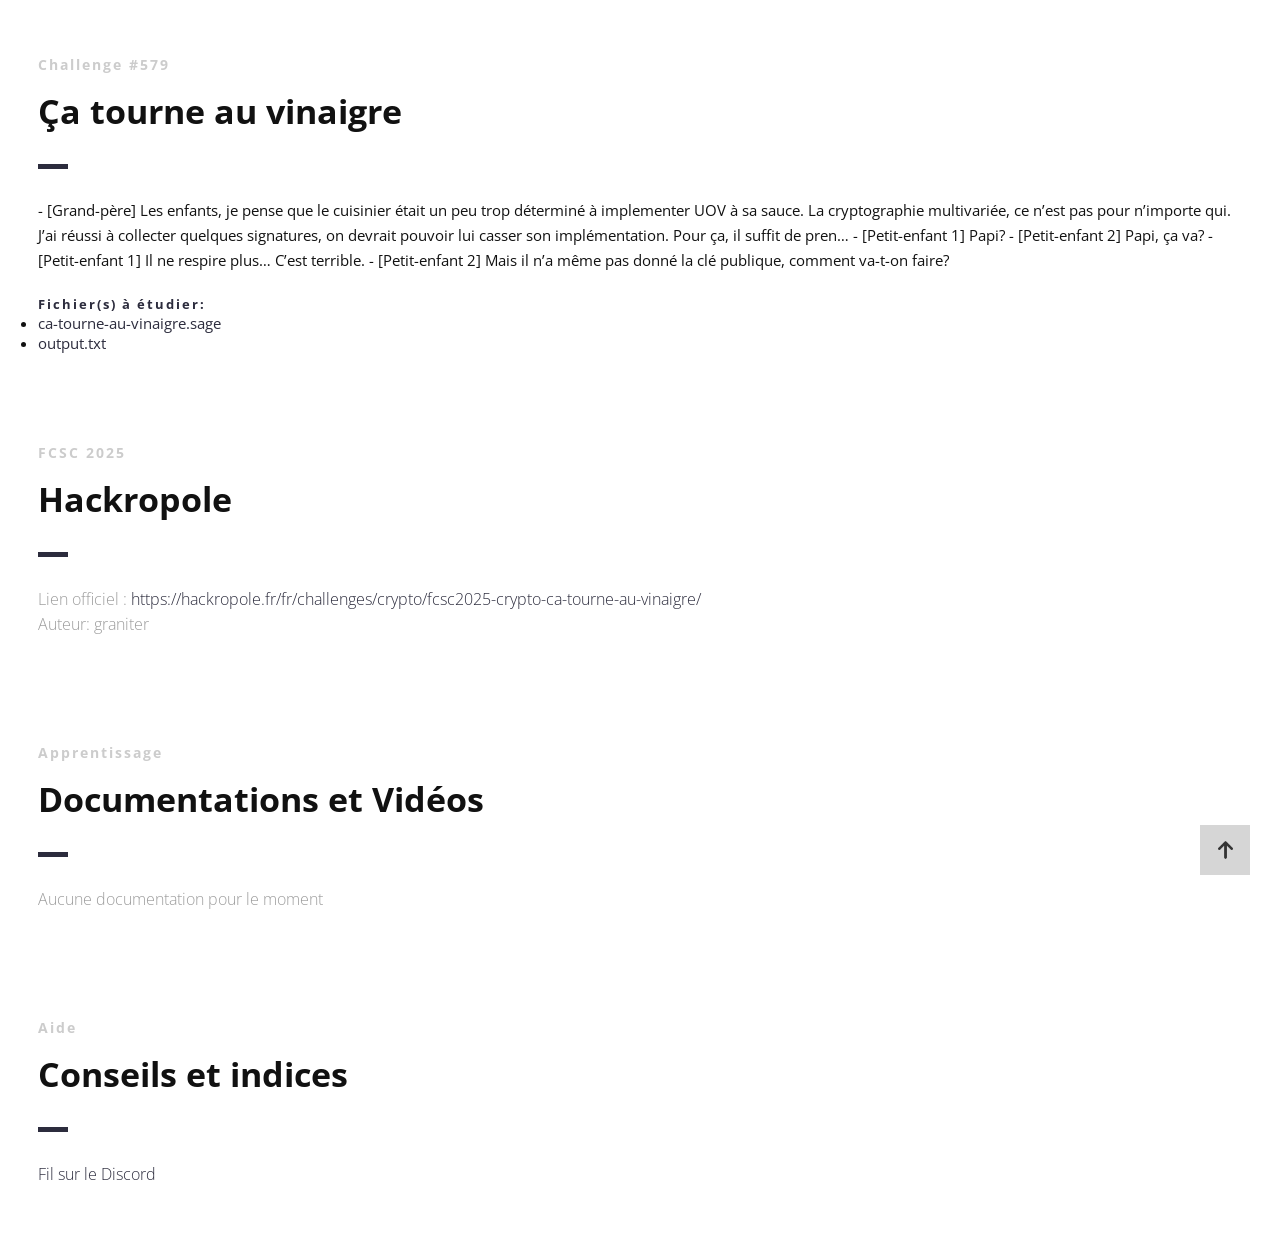
<file: presentation/index.html>
<!DOCTYPE html>
<html>

<head lang="fr">
    <meta charset="UTF-8">
    <!--Page Title-->
    <title>Hack-Oeil - Les CTFs de Cyrhades</title>
    <!--Meta Keywords and Description-->
    <meta name="keywords" content="">
    <meta name="description" content="">
    <meta name="viewport" content="width=device-width, initial-scale=1.0, user-scalable=no" />
    <link rel="shortcut icon" href="./assets/images/favicon.ico" title="Favicon" />
    <link rel="stylesheet" href="./assets/css/style.css">
    <link href='https://fonts.googleapis.com/css?family=Open+Sans:400,300,600,700,800' rel='stylesheet' type='text/css'>
    <script src="./assets/js/highlight.min.js"></script>
    <script>
        document.addEventListener('DOMContentLoaded', () => {
            // Vérifie si la fenêtre est dans une iframe
            if (window.self !== window.top) {
                document.querySelectorAll('a').forEach((link) => {
                    link.addEventListener('click', (event) => {
                        const a = event.target.closest('a[href^="http"]');
                        if (a) {
                            event.preventDefault();
                            window.parent.postMessage({
                                type: "open-external",
                                url: a.href
                            }, "*");
                        }
                    });
                });
            }
            // Active la coloration syntaxique :
            if (window.hljs) {
                hljs.highlightAll();
            } else {
                console.error("Highlight.js non chargé !");
            }
        });
    </script>
</head>

<body>

    <div id="wrapper">
        <!--Main Content Area-->
        <main id="content">
            <!--Ctf-->
            <section class="ctf scrollto">
                <article class="row clearfix">
                    <div class="col-1">
                        <div class="section-heading">
                            <h3>Challenge #579</h3>
                            <h2 class="section-title">Ça tourne au vinaigre</h2>
                            <p>
- [Grand-père] Les enfants, je pense que le cuisinier était un peu trop déterminé à implementer UOV à sa sauce. La cryptographie multivariée, ce n’est pas pour n’importe qui. J’ai réussi à collecter quelques signatures, on devrait pouvoir lui casser son implémentation. Pour ça, il suffit de pren…
- [Petit-enfant 1] Papi?
- [Petit-enfant 2] Papi, ça va?
- [Petit-enfant 1] Il ne respire plus… C’est terrible.
- [Petit-enfant 2] Mais il n’a même pas donné la clé publique, comment va-t-on faire?
                            </p>
                            <h4>Fichier(s) à étudier:</h4>
                            <ul>
                                <li><a href="../files/ca-tourne-au-vinaigre.sage">ca-tourne-au-vinaigre.sage</a></li>
                                <li><a href="../files/output.txt">output.txt</a></li>
                            </ul>
                        </div>
                    </div>
                </article>

                <article class="row clearfix">
                    <div class="col-1">
                        <div class="section-heading">
                            <h3>FCSC 2025</h3>
                            <h2 class="section-title">Hackropole</h2>
                            <p class="section-subtitle">
                                Lien officiel :
                                <a target="_blank" href="https://hackropole.fr/fr/challenges/crypto/fcsc2025-crypto-ca-tourne-au-vinaigre/">https://hackropole.fr/fr/challenges/crypto/fcsc2025-crypto-ca-tourne-au-vinaigre/</a>
                                <br />
                                Auteur: graniter
                            </p>
                        </div>
                    </div>
                </article>

                <article class="row clearfix">
                    <div class="col-1">
                        <div class="section-heading">
                            <h3>Apprentissage</h3>
                            <h2 class="section-title">Documentations et Vidéos</h2>
                            <p class="section-subtitle">
                                Aucune documentation pour le moment
                            </p>
                        </div>
                    </div>
                </article>

                <article class="row clearfix">
                    <div class="col-1">
                        <div class="section-heading">
                            <h3>Aide</h3>
                            <h2 class="section-title">Conseils et indices</h2>
                            <p class="section-subtitle">
                                <a target="_blank"
                                    href="https://discord.com/channels/1175764392307077120/1175764601716092948">Fil sur
                                    le Discord</a>
                            </p>
                        </div>
                    </div>
                </article>
            </section>
            <!--End of Ctf-->
        </main>
        <!--End Main Content Area-->

        <a id="scrollUp" href="#wrapper" style="position: fixed; z-index: 1000;"
            aria-label="Remonter en haut de la page" title="Remonter en tête de site"></a>
    </div>
</body>

</html>
</file>
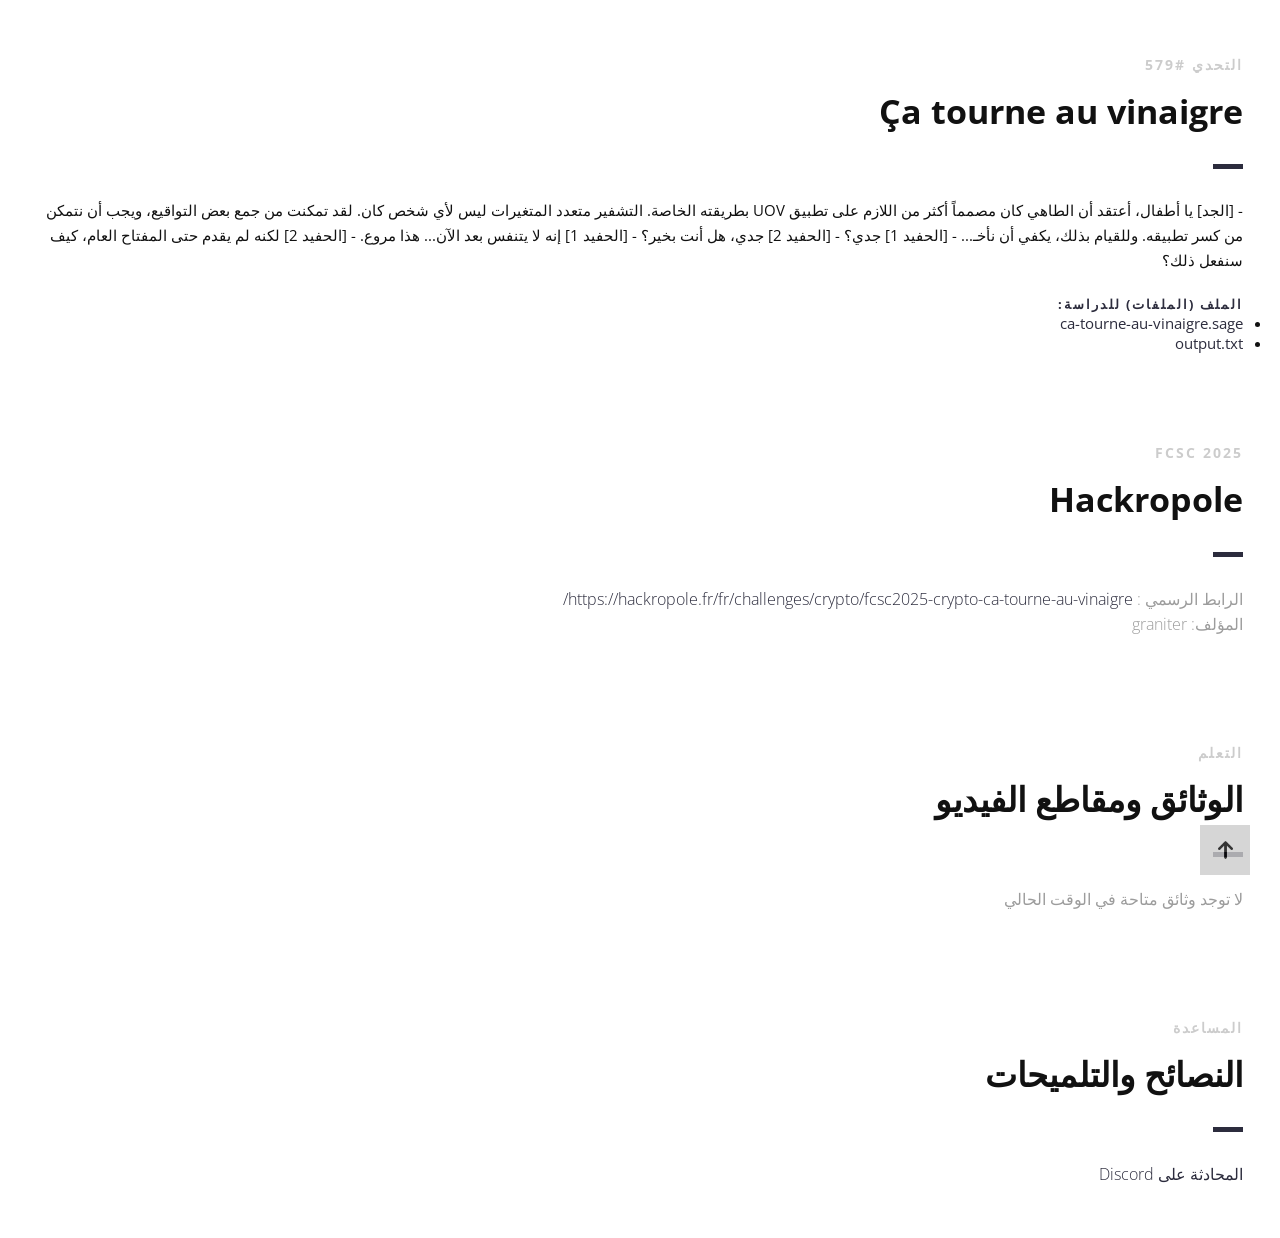
<file: presentation/index_ar.html>
<!DOCTYPE html>
<html lang="ar" dir="rtl">

<head lang="ar">
    <meta charset="UTF-8">
    <!--Page Title-->
    <title>Hack-Oeil - تحديات Cyrhades</title>
    <!--Meta Keywords and Description-->
    <meta name="keywords" content="">
    <meta name="description" content="">
    <meta name="viewport" content="width=device-width, initial-scale=1.0, user-scalable=no" />
    <link rel="shortcut icon" href="./assets/images/favicon.ico" title="Favicon" />
    <link rel="stylesheet" href="./assets/css/style.css">
    <link href='https://fonts.googleapis.com/css?family=Open+Sans:400,300,600,700,800' rel='stylesheet' type='text/css'>
    <script src="./assets/js/highlight.min.js"></script>
    <script>
        document.addEventListener('DOMContentLoaded', () => {
            // التحقق مما إذا كانت النافذة داخل iframe
            if (window.self !== window.top) {
                document.querySelectorAll('a').forEach((link) => {
                    link.addEventListener('click', (event) => {
                        const a = event.target.closest('a[href^="http"]');
                        if (a) {
                            event.preventDefault();
                            window.parent.postMessage({
                                type: "open-external",
                                url: a.href
                            }, "*");
                        }
                    });
                });
            }
            // تفعيل التلوين البرمجي :
            if (window.hljs) {
                hljs.highlightAll();
            } else {
                console.error("Highlight.js غير محمل !");
            }
        });
    </script>
</head>

<body>

    <div id="wrapper">
        <!--Main Content Area-->
        <main id="content">
            <!--Ctf-->
            <section class="ctf scrollto">
                <article class="row clearfix">
                    <div class="col-1">
                        <div class="section-heading">
                            <h3>التحدي #579</h3>
                            <h2 class="section-title">Ça tourne au vinaigre</h2>
                            <p>
- [الجد] يا أطفال، أعتقد أن الطاهي كان مصمماً أكثر من اللازم على تطبيق UOV بطريقته الخاصة. التشفير متعدد المتغيرات ليس لأي شخص كان. لقد تمكنت من جمع بعض التواقيع، ويجب أن نتمكن من كسر تطبيقه. وللقيام بذلك، يكفي أن نأخـ...
- [الحفيد 1] جدي؟
- [الحفيد 2] جدي، هل أنت بخير؟
- [الحفيد 1] إنه لا يتنفس بعد الآن... هذا مروع.
- [الحفيد 2] لكنه لم يقدم حتى المفتاح العام، كيف سنفعل ذلك؟
                            </p>
                            <h4>الملف (الملفات) للدراسة:</h4>
                            <ul>
                                <li><a href="../files/ca-tourne-au-vinaigre.sage">ca-tourne-au-vinaigre.sage</a></li>
                                <li><a href="../files/output.txt">output.txt</a></li>
                            </ul>
                        </div>
                    </div>
                </article>

                <article class="row clearfix">
                    <div class="col-1">
                        <div class="section-heading">
                            <h3>FCSC 2025</h3>
                            <h2 class="section-title">Hackropole</h2>
                            <p class="section-subtitle">
                                الرابط الرسمي :
                                <a target="_blank" href="https://hackropole.fr/fr/challenges/crypto/fcsc2025-crypto-ca-tourne-au-vinaigre/">https://hackropole.fr/fr/challenges/crypto/fcsc2025-crypto-ca-tourne-au-vinaigre/</a>
                                <br />
                                المؤلف: graniter
                            </p>
                        </div>
                    </div>
                </article>

                <article class="row clearfix">
                    <div class="col-1">
                        <div class="section-heading">
                            <h3>التعلم</h3>
                            <h2 class="section-title">الوثائق ومقاطع الفيديو</h2>
                            <p class="section-subtitle">
                                لا توجد وثائق متاحة في الوقت الحالي
                            </p>
                        </div>
                    </div>
                </article>

                <article class="row clearfix">
                    <div class="col-1">
                        <div class="section-heading">
                            <h3>المساعدة</h3>
                            <h2 class="section-title">النصائح والتلميحات</h2>
                            <p class="section-subtitle">
                                <a target="_blank"
                                    href="https://discord.com/channels/1175764392307077120/1175764601716092948">المحادثة على Discord</a>
                            </p>
                        </div>
                    </div>
                </article>
            </section>
            <!--End of Ctf-->
        </main>
        <!--End Main Content Area-->

        <a id="scrollUp" href="#wrapper" style="position: fixed; z-index: 1000;"
            aria-label="الرجوع إلى أعلى الصفحة" title="الرجوع إلى أعلى الموقع"></a>
    </div>
</body>

</html>
</file>
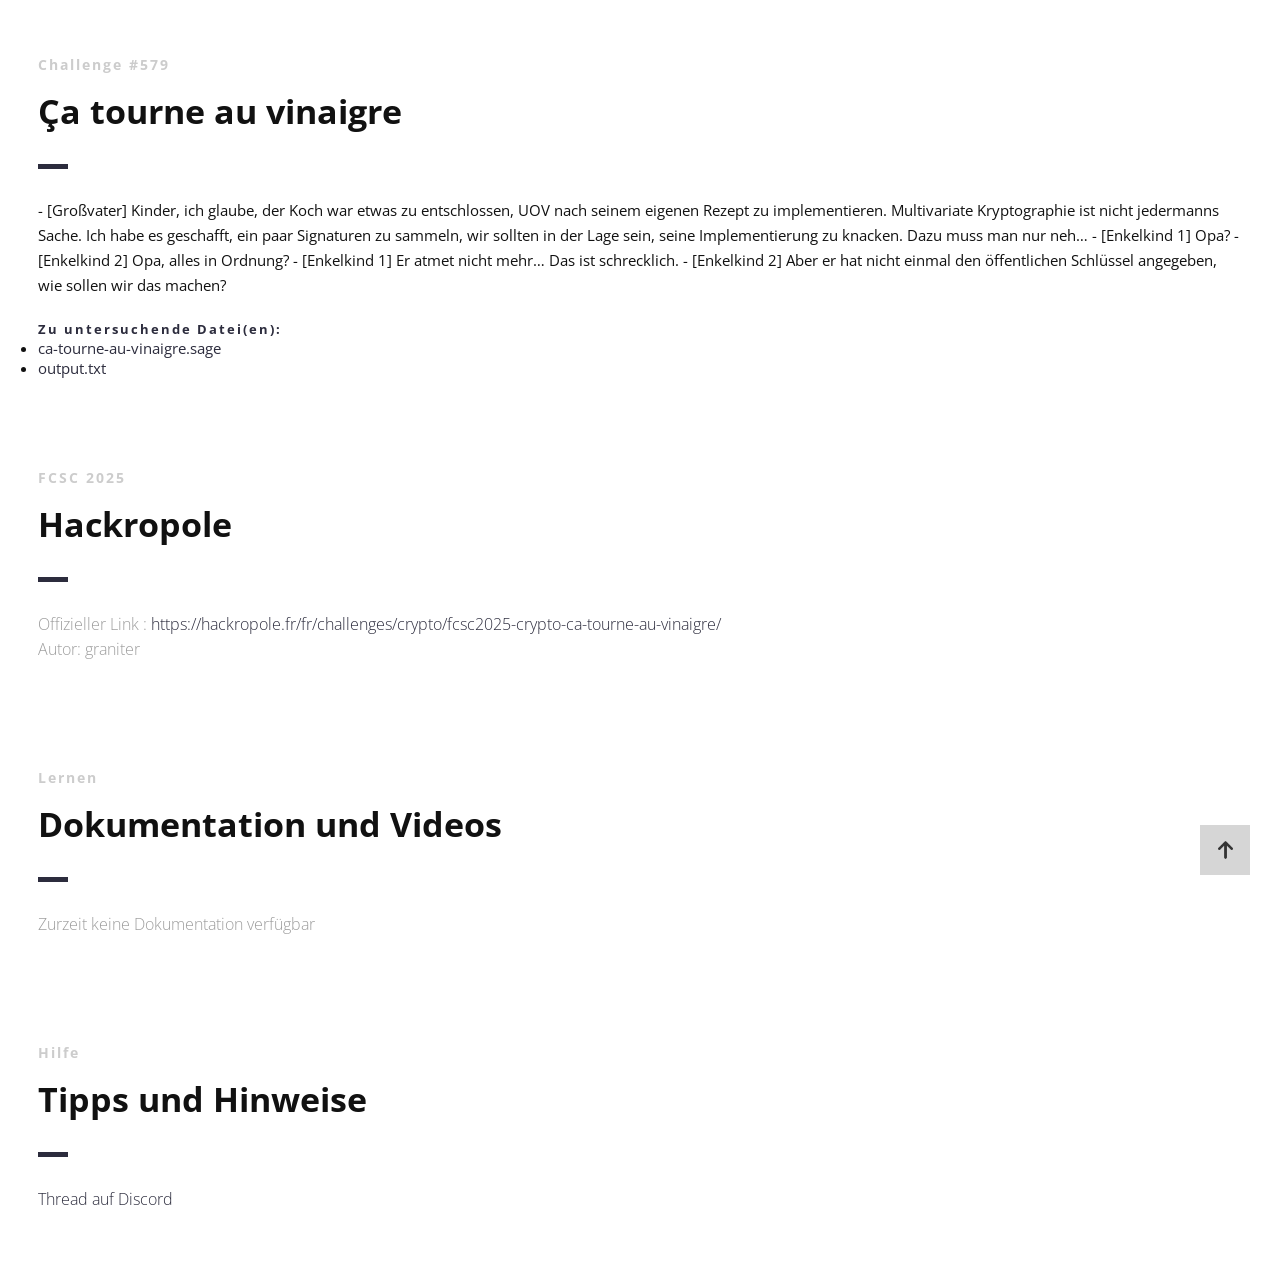
<file: presentation/index_de.html>
<!DOCTYPE html>
<html lang="de">

<head lang="de">
    <meta charset="UTF-8">
    <!--Page Title-->
    <title>Hack-Oeil - Die CTFs von Cyrhades</title>
    <!--Meta Keywords and Description-->
    <meta name="keywords" content="">
    <meta name="description" content="">
    <meta name="viewport" content="width=device-width, initial-scale=1.0, user-scalable=no" />
    <link rel="shortcut icon" href="./assets/images/favicon.ico" title="Favicon" />
    <link rel="stylesheet" href="./assets/css/style.css">
    <link href='https://fonts.googleapis.com/css?family=Open+Sans:400,300,600,700,800' rel='stylesheet' type='text/css'>
    <script src="./assets/js/highlight.min.js"></script>
    <script>
        document.addEventListener('DOMContentLoaded', () => {
            // Überprüft, ob das Fenster in einem Iframe ist
            if (window.self !== window.top) {
                document.querySelectorAll('a').forEach((link) => {
                    link.addEventListener('click', (event) => {
                        const a = event.target.closest('a[href^="http"]');
                        if (a) {
                            event.preventDefault();
                            window.parent.postMessage({
                                type: "open-external",
                                url: a.href
                            }, "*");
                        }
                    });
                });
            }
            // Syntaxhervorhebung aktivieren :
            if (window.hljs) {
                hljs.highlightAll();
            } else {
                console.error("Highlight.js nicht geladen!");
            }
        });
    </script>
</head>

<body>

    <div id="wrapper">
        <!--Main Content Area-->
        <main id="content">
            <!--Ctf-->
            <section class="ctf scrollto">
                <article class="row clearfix">
                    <div class="col-1">
                        <div class="section-heading">
                            <h3>Challenge #579</h3>
                            <h2 class="section-title">Ça tourne au vinaigre</h2>
                            <p>
- [Großvater] Kinder, ich glaube, der Koch war etwas zu entschlossen, UOV nach seinem eigenen Rezept zu implementieren. Multivariate Kryptographie ist nicht jedermanns Sache. Ich habe es geschafft, ein paar Signaturen zu sammeln, wir sollten in der Lage sein, seine Implementierung zu knacken. Dazu muss man nur neh…
- [Enkelkind 1] Opa?
- [Enkelkind 2] Opa, alles in Ordnung?
- [Enkelkind 1] Er atmet nicht mehr… Das ist schrecklich.
- [Enkelkind 2] Aber er hat nicht einmal den öffentlichen Schlüssel angegeben, wie sollen wir das machen?
                            </p>
                            <h4>Zu untersuchende Datei(en):</h4>
                            <ul>
                                <li><a href="../files/ca-tourne-au-vinaigre.sage">ca-tourne-au-vinaigre.sage</a></li>
                                <li><a href="../files/output.txt">output.txt</a></li>
                            </ul>
                        </div>
                    </div>
                </article>

                <article class="row clearfix">
                    <div class="col-1">
                        <div class="section-heading">
                            <h3>FCSC 2025</h3>
                            <h2 class="section-title">Hackropole</h2>
                            <p class="section-subtitle">
                                Offizieller Link :
                                <a target="_blank" href="https://hackropole.fr/fr/challenges/crypto/fcsc2025-crypto-ca-tourne-au-vinaigre/">https://hackropole.fr/fr/challenges/crypto/fcsc2025-crypto-ca-tourne-au-vinaigre/</a>
                                <br />
                                Autor: graniter
                            </p>
                        </div>
                    </div>
                </article>

                <article class="row clearfix">
                    <div class="col-1">
                        <div class="section-heading">
                            <h3>Lernen</h3>
                            <h2 class="section-title">Dokumentation und Videos</h2>
                            <p class="section-subtitle">
                                Zurzeit keine Dokumentation verfügbar
                            </p>
                        </div>
                    </div>
                </article>

                <article class="row clearfix">
                    <div class="col-1">
                        <div class="section-heading">
                            <h3>Hilfe</h3>
                            <h2 class="section-title">Tipps und Hinweise</h2>
                            <p class="section-subtitle">
                                <a target="_blank"
                                    href="https://discord.com/channels/1175764392307077120/1175764601716092948">Thread auf Discord</a>
                            </p>
                        </div>
                    </div>
                </article>
            </section>
            <!--End of Ctf-->
        </main>
        <!--End Main Content Area-->

        <a id="scrollUp" href="#wrapper" style="position: fixed; z-index: 1000;"
            aria-label="Nach oben scrollen" title="Zurück nach oben"></a>
    </div>
</body>

</html>
</file>
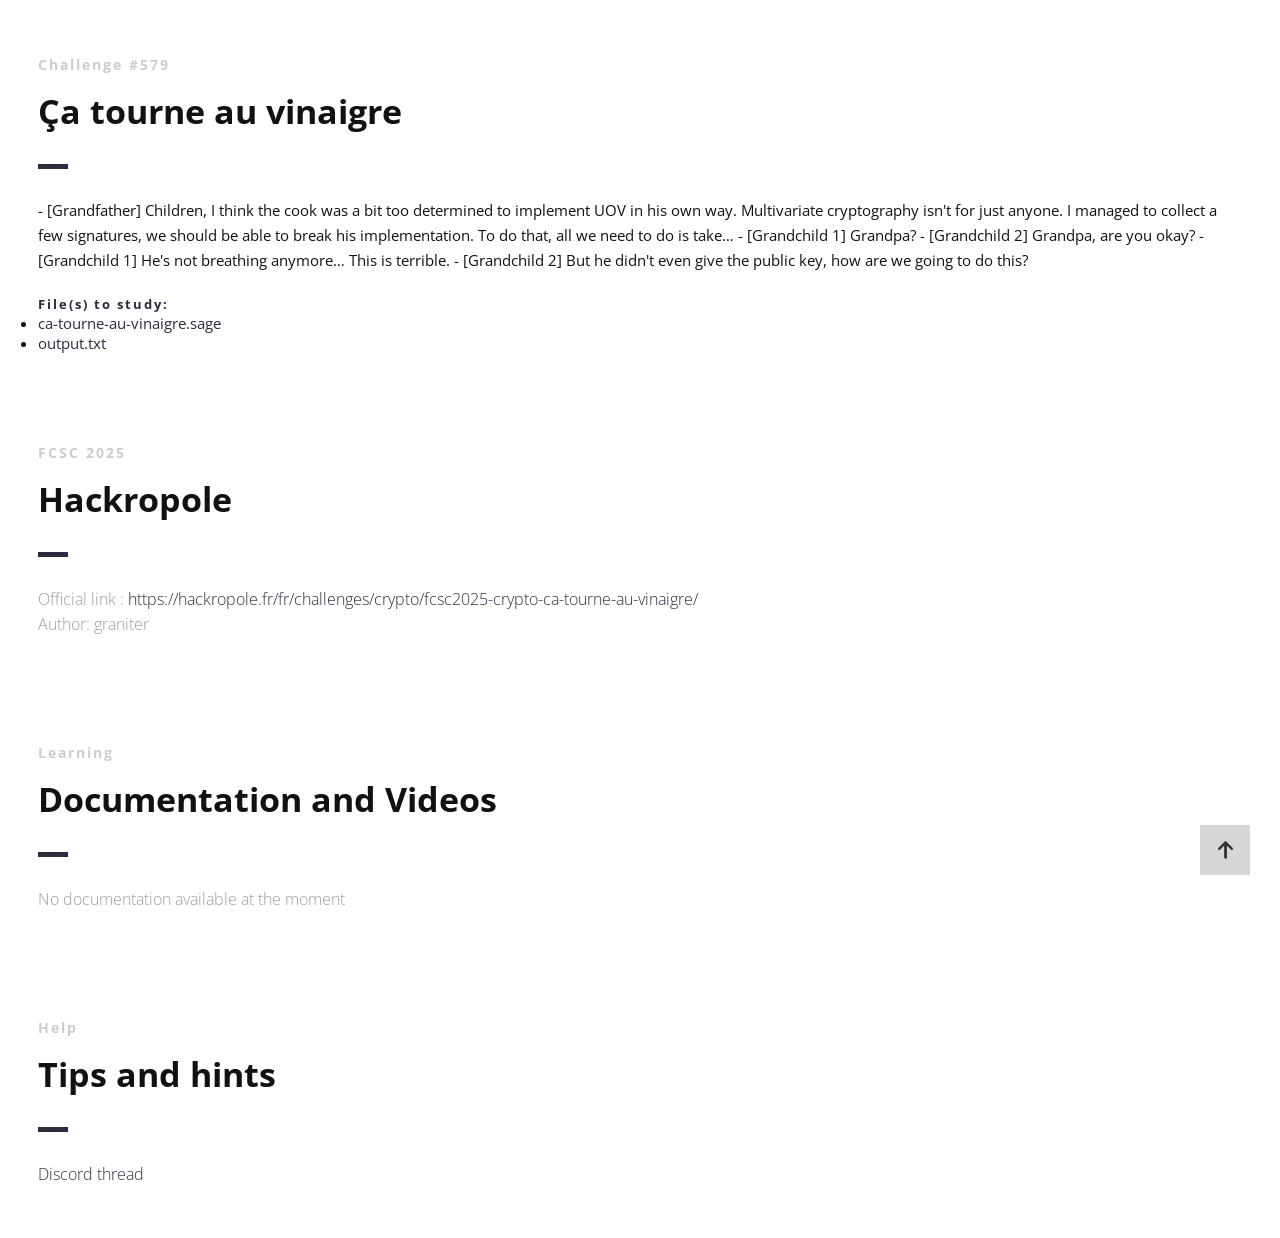
<file: presentation/index_en.html>
<!DOCTYPE html>
<html lang="en">

<head lang="en">
    <meta charset="UTF-8">
    <!--Page Title-->
    <title>Hack-Oeil - Cyrhades' CTFs</title>
    <!--Meta Keywords and Description-->
    <meta name="keywords" content="">
    <meta name="description" content="">
    <meta name="viewport" content="width=device-width, initial-scale=1.0, user-scalable=no" />
    <link rel="shortcut icon" href="./assets/images/favicon.ico" title="Favicon" />
    <link rel="stylesheet" href="./assets/css/style.css">
    <link href='https://fonts.googleapis.com/css?family=Open+Sans:400,300,600,700,800' rel='stylesheet' type='text/css'>
    <script src="./assets/js/highlight.min.js"></script>
    <script>
        document.addEventListener('DOMContentLoaded', () => {
            // Check if window is in an iframe
            if (window.self !== window.top) {
                document.querySelectorAll('a').forEach((link) => {
                    link.addEventListener('click', (event) => {
                        const a = event.target.closest('a[href^="http"]');
                        if (a) {
                            event.preventDefault();
                            window.parent.postMessage({
                                type: "open-external",
                                url: a.href
                            }, "*");
                        }
                    });
                });
            }
            // Enable syntax highlighting :
            if (window.hljs) {
                hljs.highlightAll();
            } else {
                console.error("Highlight.js not loaded!");
            }
        });
    </script>
</head>

<body>

    <div id="wrapper">
        <!--Main Content Area-->
        <main id="content">
            <!--Ctf-->
            <section class="ctf scrollto">
                <article class="row clearfix">
                    <div class="col-1">
                        <div class="section-heading">
                            <h3>Challenge #579</h3>
                            <h2 class="section-title">Ça tourne au vinaigre</h2>
                            <p>
- [Grandfather] Children, I think the cook was a bit too determined to implement UOV in his own way. Multivariate cryptography isn't for just anyone. I managed to collect a few signatures, we should be able to break his implementation. To do that, all we need to do is take…
- [Grandchild 1] Grandpa?
- [Grandchild 2] Grandpa, are you okay?
- [Grandchild 1] He's not breathing anymore… This is terrible.
- [Grandchild 2] But he didn't even give the public key, how are we going to do this?
                            </p>
                            <h4>File(s) to study:</h4>
                            <ul>
                                <li><a href="../files/ca-tourne-au-vinaigre.sage">ca-tourne-au-vinaigre.sage</a></li>
                                <li><a href="../files/output.txt">output.txt</a></li>
                            </ul>
                        </div>
                    </div>
                </article>

                <article class="row clearfix">
                    <div class="col-1">
                        <div class="section-heading">
                            <h3>FCSC 2025</h3>
                            <h2 class="section-title">Hackropole</h2>
                            <p class="section-subtitle">
                                Official link :
                                <a target="_blank" href="https://hackropole.fr/fr/challenges/crypto/fcsc2025-crypto-ca-tourne-au-vinaigre/">https://hackropole.fr/fr/challenges/crypto/fcsc2025-crypto-ca-tourne-au-vinaigre/</a>
                                <br />
                                Author: graniter
                            </p>
                        </div>
                    </div>
                </article>

                <article class="row clearfix">
                    <div class="col-1">
                        <div class="section-heading">
                            <h3>Learning</h3>
                            <h2 class="section-title">Documentation and Videos</h2>
                            <p class="section-subtitle">
                                No documentation available at the moment
                            </p>
                        </div>
                    </div>
                </article>

                <article class="row clearfix">
                    <div class="col-1">
                        <div class="section-heading">
                            <h3>Help</h3>
                            <h2 class="section-title">Tips and hints</h2>
                            <p class="section-subtitle">
                                <a target="_blank"
                                    href="https://discord.com/channels/1175764392307077120/1175764601716092948">Discord
                                    thread</a>
                            </p>
                        </div>
                    </div>
                </article>
            </section>
            <!--End of Ctf-->
        </main>
        <!--End Main Content Area-->

        <a id="scrollUp" href="#wrapper" style="position: fixed; z-index: 1000;"
            aria-label="Scroll to top" title="Back to top"></a>
    </div>
</body>

</html>
</file>
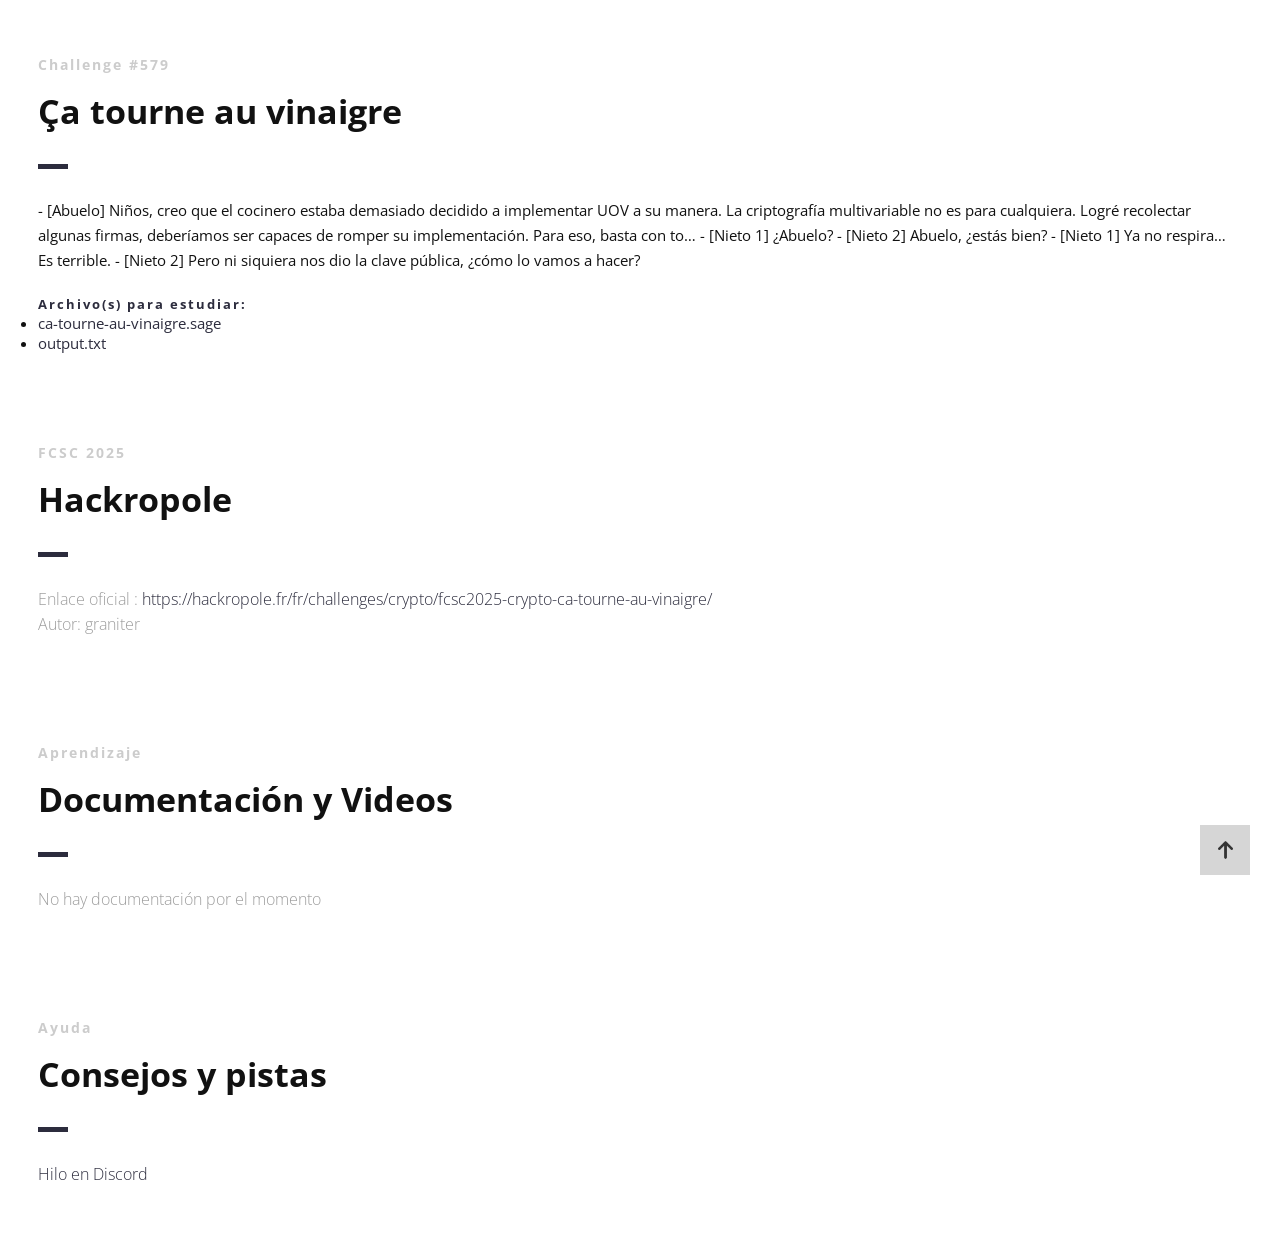
<file: presentation/index_es.html>
<!DOCTYPE html>
<html lang="es">

<head lang="es">
    <meta charset="UTF-8">
    <!--Page Title-->
    <title>Hack-Oeil - Los CTF de Cyrhades</title>
    <!--Meta Keywords and Description-->
    <meta name="keywords" content="">
    <meta name="description" content="">
    <meta name="viewport" content="width=device-width, initial-scale=1.0, user-scalable=no" />
    <link rel="shortcut icon" href="./assets/images/favicon.ico" title="Favicon" />
    <link rel="stylesheet" href="./assets/css/style.css">
    <link href='https://fonts.googleapis.com/css?family=Open+Sans:400,300,600,700,800' rel='stylesheet' type='text/css'>
    <script src="./assets/js/highlight.min.js"></script>
    <script>
        document.addEventListener('DOMContentLoaded', () => {
            // Comprueba si la ventana está en un iframe
            if (window.self !== window.top) {
                document.querySelectorAll('a').forEach((link) => {
                    link.addEventListener('click', (event) => {
                        const a = event.target.closest('a[href^="http"]');
                        if (a) {
                            event.preventDefault();
                            window.parent.postMessage({
                                type: "open-external",
                                url: a.href
                            }, "*");
                        }
                    });
                });
            }
            // Activar el resaltado de sintaxis :
            if (window.hljs) {
                hljs.highlightAll();
            } else {
                console.error("Highlight.js no cargado!");
            }
        });
    </script>
</head>

<body>

    <div id="wrapper">
        <!--Main Content Area-->
        <main id="content">
            <!--Ctf-->
            <section class="ctf scrollto">
                <article class="row clearfix">
                    <div class="col-1">
                        <div class="section-heading">
                            <h3>Challenge #579</h3>
                            <h2 class="section-title">Ça tourne au vinaigre</h2>
                            <p>
- [Abuelo] Niños, creo que el cocinero estaba demasiado decidido a implementar UOV a su manera. La criptografía multivariable no es para cualquiera. Logré recolectar algunas firmas, deberíamos ser capaces de romper su implementación. Para eso, basta con to…
- [Nieto 1] ¿Abuelo?
- [Nieto 2] Abuelo, ¿estás bien?
- [Nieto 1] Ya no respira… Es terrible.
- [Nieto 2] Pero ni siquiera nos dio la clave pública, ¿cómo lo vamos a hacer?
                            </p>
                            <h4>Archivo(s) para estudiar:</h4>
                            <ul>
                                <li><a href="../files/ca-tourne-au-vinaigre.sage">ca-tourne-au-vinaigre.sage</a></li>
                                <li><a href="../files/output.txt">output.txt</a></li>
                            </ul>
                        </div>
                    </div>
                </article>

                <article class="row clearfix">
                    <div class="col-1">
                        <div class="section-heading">
                            <h3>FCSC 2025</h3>
                            <h2 class="section-title">Hackropole</h2>
                            <p class="section-subtitle">
                                Enlace oficial :
                                <a target="_blank" href="https://hackropole.fr/fr/challenges/crypto/fcsc2025-crypto-ca-tourne-au-vinaigre/">https://hackropole.fr/fr/challenges/crypto/fcsc2025-crypto-ca-tourne-au-vinaigre/</a>
                                <br />
                                Autor: graniter
                            </p>
                        </div>
                    </div>
                </article>

                <article class="row clearfix">
                    <div class="col-1">
                        <div class="section-heading">
                            <h3>Aprendizaje</h3>
                            <h2 class="section-title">Documentación y Videos</h2>
                            <p class="section-subtitle">
                                No hay documentación por el momento
                            </p>
                        </div>
                    </div>
                </article>

                <article class="row clearfix">
                    <div class="col-1">
                        <div class="section-heading">
                            <h3>Ayuda</h3>
                            <h2 class="section-title">Consejos y pistas</h2>
                            <p class="section-subtitle">
                                <a target="_blank"
                                    href="https://discord.com/channels/1175764392307077120/1175764601716092948">Hilo en Discord</a>
                            </p>
                        </div>
                    </div>
                </article>
            </section>
            <!--End of Ctf-->
        </main>
        <!--End Main Content Area-->

        <a id="scrollUp" href="#wrapper" style="position: fixed; z-index: 1000;"
            aria-label="Volver arriba" title="Volver al inicio del sitio"></a>
    </div>
</body>

</html>
</file>
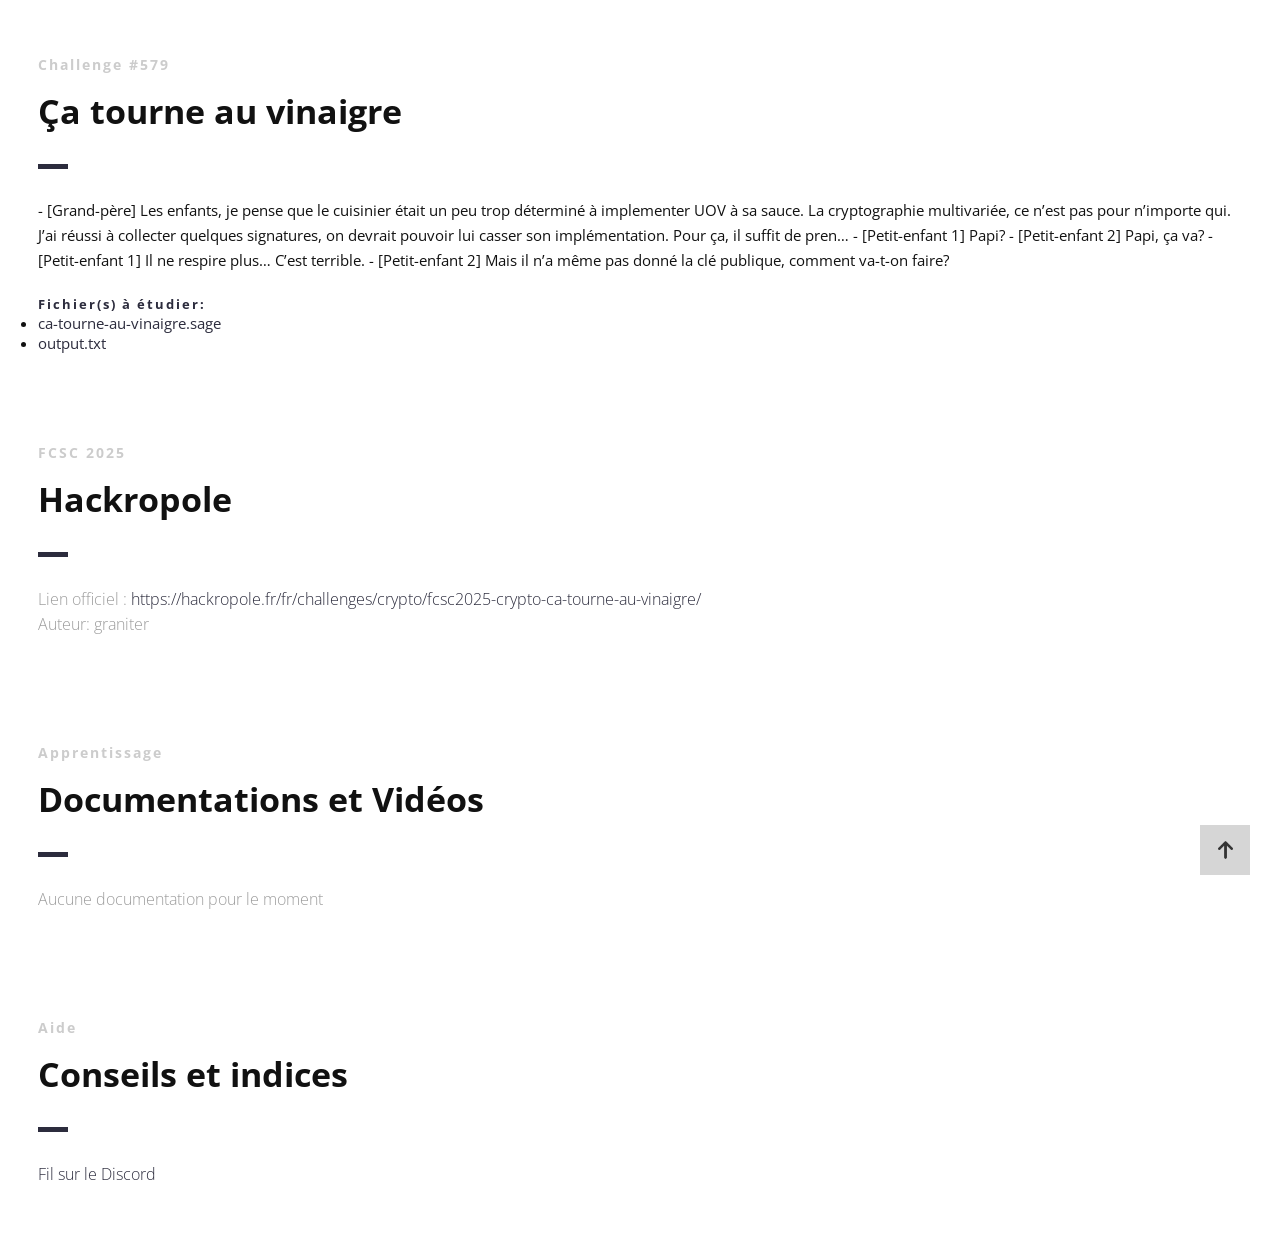
<file: presentation/index_fr.html>
<!DOCTYPE html>
<html lang="fr">

<head lang="fr">
    <meta charset="UTF-8">
    <!--Page Title-->
    <title>Hack-Oeil - Les CTFs de Cyrhades</title>
    <!--Meta Keywords and Description-->
    <meta name="keywords" content="">
    <meta name="description" content="">
    <meta name="viewport" content="width=device-width, initial-scale=1.0, user-scalable=no" />
    <link rel="shortcut icon" href="./assets/images/favicon.ico" title="Favicon" />
    <link rel="stylesheet" href="./assets/css/style.css">
    <link href='https://fonts.googleapis.com/css?family=Open+Sans:400,300,600,700,800' rel='stylesheet' type='text/css'>
    <script src="./assets/js/highlight.min.js"></script>
    <script>
        document.addEventListener('DOMContentLoaded', () => {
            // Vérifie si la fenêtre est dans une iframe
            if (window.self !== window.top) {
                document.querySelectorAll('a').forEach((link) => {
                    link.addEventListener('click', (event) => {
                        const a = event.target.closest('a[href^="http"]');
                        if (a) {
                            event.preventDefault();
                            window.parent.postMessage({
                                type: "open-external",
                                url: a.href
                            }, "*");
                        }
                    });
                });
            }
            // Active la coloration syntaxique :
            if (window.hljs) {
                hljs.highlightAll();
            } else {
                console.error("Highlight.js non chargé !");
            }
        });
    </script>
</head>

<body>

    <div id="wrapper">
        <!--Main Content Area-->
        <main id="content">
            <!--Ctf-->
            <section class="ctf scrollto">
                <article class="row clearfix">
                    <div class="col-1">
                        <div class="section-heading">
                            <h3>Challenge #579</h3>
                            <h2 class="section-title">Ça tourne au vinaigre</h2>
                            <p>
- [Grand-père] Les enfants, je pense que le cuisinier était un peu trop déterminé à implementer UOV à sa sauce. La cryptographie multivariée, ce n’est pas pour n’importe qui. J’ai réussi à collecter quelques signatures, on devrait pouvoir lui casser son implémentation. Pour ça, il suffit de pren…
- [Petit-enfant 1] Papi?
- [Petit-enfant 2] Papi, ça va?
- [Petit-enfant 1] Il ne respire plus… C’est terrible.
- [Petit-enfant 2] Mais il n’a même pas donné la clé publique, comment va-t-on faire?
                            </p>
                            <h4>Fichier(s) à étudier:</h4>
                            <ul>
                                <li><a href="../files/ca-tourne-au-vinaigre.sage">ca-tourne-au-vinaigre.sage</a></li>
                                <li><a href="../files/output.txt">output.txt</a></li>
                            </ul>
                        </div>
                    </div>
                </article>

                <article class="row clearfix">
                    <div class="col-1">
                        <div class="section-heading">
                            <h3>FCSC 2025</h3>
                            <h2 class="section-title">Hackropole</h2>
                            <p class="section-subtitle">
                                Lien officiel :
                                <a target="_blank" href="https://hackropole.fr/fr/challenges/crypto/fcsc2025-crypto-ca-tourne-au-vinaigre/">https://hackropole.fr/fr/challenges/crypto/fcsc2025-crypto-ca-tourne-au-vinaigre/</a>
                                <br />
                                Auteur: graniter
                            </p>
                        </div>
                    </div>
                </article>

                <article class="row clearfix">
                    <div class="col-1">
                        <div class="section-heading">
                            <h3>Apprentissage</h3>
                            <h2 class="section-title">Documentations et Vidéos</h2>
                            <p class="section-subtitle">
                                Aucune documentation pour le moment
                            </p>
                        </div>
                    </div>
                </article>

                <article class="row clearfix">
                    <div class="col-1">
                        <div class="section-heading">
                            <h3>Aide</h3>
                            <h2 class="section-title">Conseils et indices</h2>
                            <p class="section-subtitle">
                                <a target="_blank"
                                    href="https://discord.com/channels/1175764392307077120/1175764601716092948">Fil sur
                                    le Discord</a>
                            </p>
                        </div>
                    </div>
                </article>
            </section>
            <!--End of Ctf-->
        </main>
        <!--End Main Content Area-->

        <a id="scrollUp" href="#wrapper" style="position: fixed; z-index: 1000;"
            aria-label="Remonter en haut de la page" title="Remonter en tête de site"></a>
    </div>
</body>

</html>
</file>
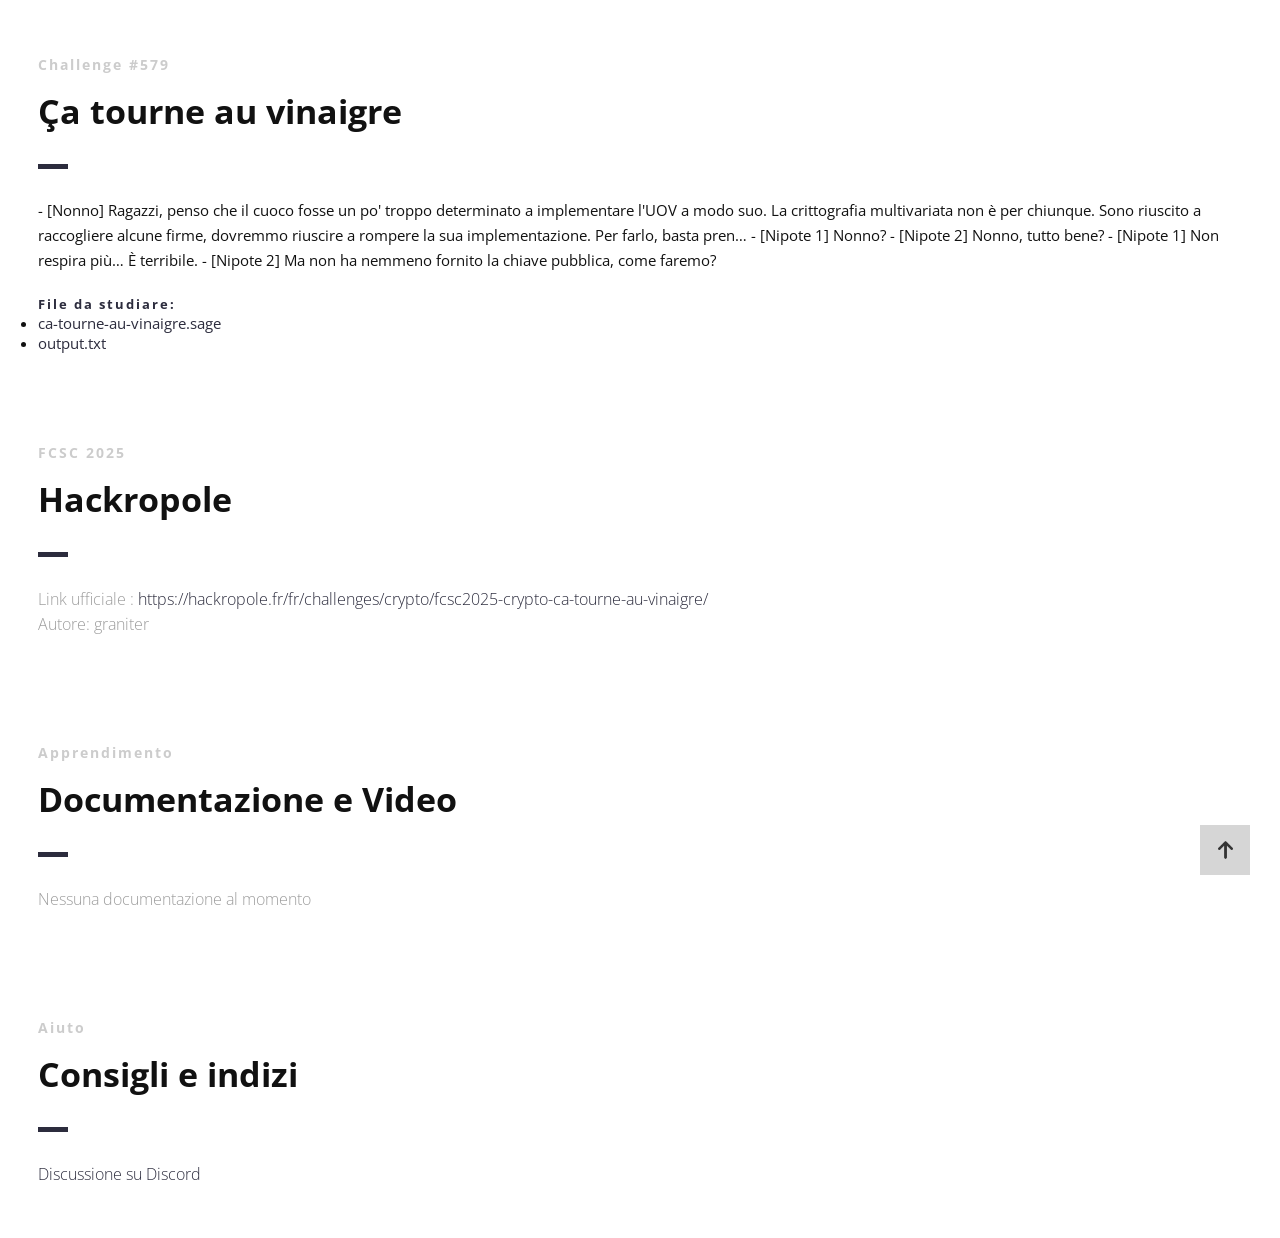
<file: presentation/index_it.html>
<!DOCTYPE html>
<html lang="it">

<head lang="it">
    <meta charset="UTF-8">
    <!--Page Title-->
    <title>Hack-Oeil - I CTF di Cyrhades</title>
    <!--Meta Keywords and Description-->
    <meta name="keywords" content="">
    <meta name="description" content="">
    <meta name="viewport" content="width=device-width, initial-scale=1.0, user-scalable=no" />
    <link rel="shortcut icon" href="./assets/images/favicon.ico" title="Favicon" />
    <link rel="stylesheet" href="./assets/css/style.css">
    <link href='https://fonts.googleapis.com/css?family=Open+Sans:400,300,600,700,800' rel='stylesheet' type='text/css'>
    <script src="./assets/js/highlight.min.js"></script>
    <script>
        document.addEventListener('DOMContentLoaded', () => {
            // Controlla se la finestra è in un iframe
            if (window.self !== window.top) {
                document.querySelectorAll('a').forEach((link) => {
                    link.addEventListener('click', (event) => {
                        const a = event.target.closest('a[href^="http"]');
                        if (a) {
                            event.preventDefault();
                            window.parent.postMessage({
                                type: "open-external",
                                url: a.href
                            }, "*");
                        }
                    });
                });
            }
            // Attiva l'evidenziazione della sintassi :
            if (window.hljs) {
                hljs.highlightAll();
            } else {
                console.error("Highlight.js non caricato!");
            }
        });
    </script>
</head>

<body>

    <div id="wrapper">
        <!--Main Content Area-->
        <main id="content">
            <!--Ctf-->
            <section class="ctf scrollto">
                <article class="row clearfix">
                    <div class="col-1">
                        <div class="section-heading">
                            <h3>Challenge #579</h3>
                            <h2 class="section-title">Ça tourne au vinaigre</h2>
                            <p>
- [Nonno] Ragazzi, penso che il cuoco fosse un po' troppo determinato a implementare l'UOV a modo suo. La crittografia multivariata non è per chiunque. Sono riuscito a raccogliere alcune firme, dovremmo riuscire a rompere la sua implementazione. Per farlo, basta pren…
- [Nipote 1] Nonno?
- [Nipote 2] Nonno, tutto bene?
- [Nipote 1] Non respira più… È terribile.
- [Nipote 2] Ma non ha nemmeno fornito la chiave pubblica, come faremo?
                            </p>
                            <h4>File da studiare:</h4>
                            <ul>
                                <li><a href="../files/ca-tourne-au-vinaigre.sage">ca-tourne-au-vinaigre.sage</a></li>
                                <li><a href="../files/output.txt">output.txt</a></li>
                            </ul>
                        </div>
                    </div>
                </article>

                <article class="row clearfix">
                    <div class="col-1">
                        <div class="section-heading">
                            <h3>FCSC 2025</h3>
                            <h2 class="section-title">Hackropole</h2>
                            <p class="section-subtitle">
                                Link ufficiale :
                                <a target="_blank" href="https://hackropole.fr/fr/challenges/crypto/fcsc2025-crypto-ca-tourne-au-vinaigre/">https://hackropole.fr/fr/challenges/crypto/fcsc2025-crypto-ca-tourne-au-vinaigre/</a>
                                <br />
                                Autore: graniter
                            </p>
                        </div>
                    </div>
                </article>

                <article class="row clearfix">
                    <div class="col-1">
                        <div class="section-heading">
                            <h3>Apprendimento</h3>
                            <h2 class="section-title">Documentazione e Video</h2>
                            <p class="section-subtitle">
                                Nessuna documentazione al momento
                            </p>
                        </div>
                    </div>
                </article>

                <article class="row clearfix">
                    <div class="col-1">
                        <div class="section-heading">
                            <h3>Aiuto</h3>
                            <h2 class="section-title">Consigli e indizi</h2>
                            <p class="section-subtitle">
                                <a target="_blank"
                                    href="https://discord.com/channels/1175764392307077120/1175764601716092948">Discussione su Discord</a>
                            </p>
                        </div>
                    </div>
                </article>
            </section>
            <!--End of Ctf-->
        </main>
        <!--End Main Content Area-->

        <a id="scrollUp" href="#wrapper" style="position: fixed; z-index: 1000;"
            aria-label="Torna in cima alla pagina" title="Torna all'inizio del sito"></a>
    </div>
</body>

</html>
</file>
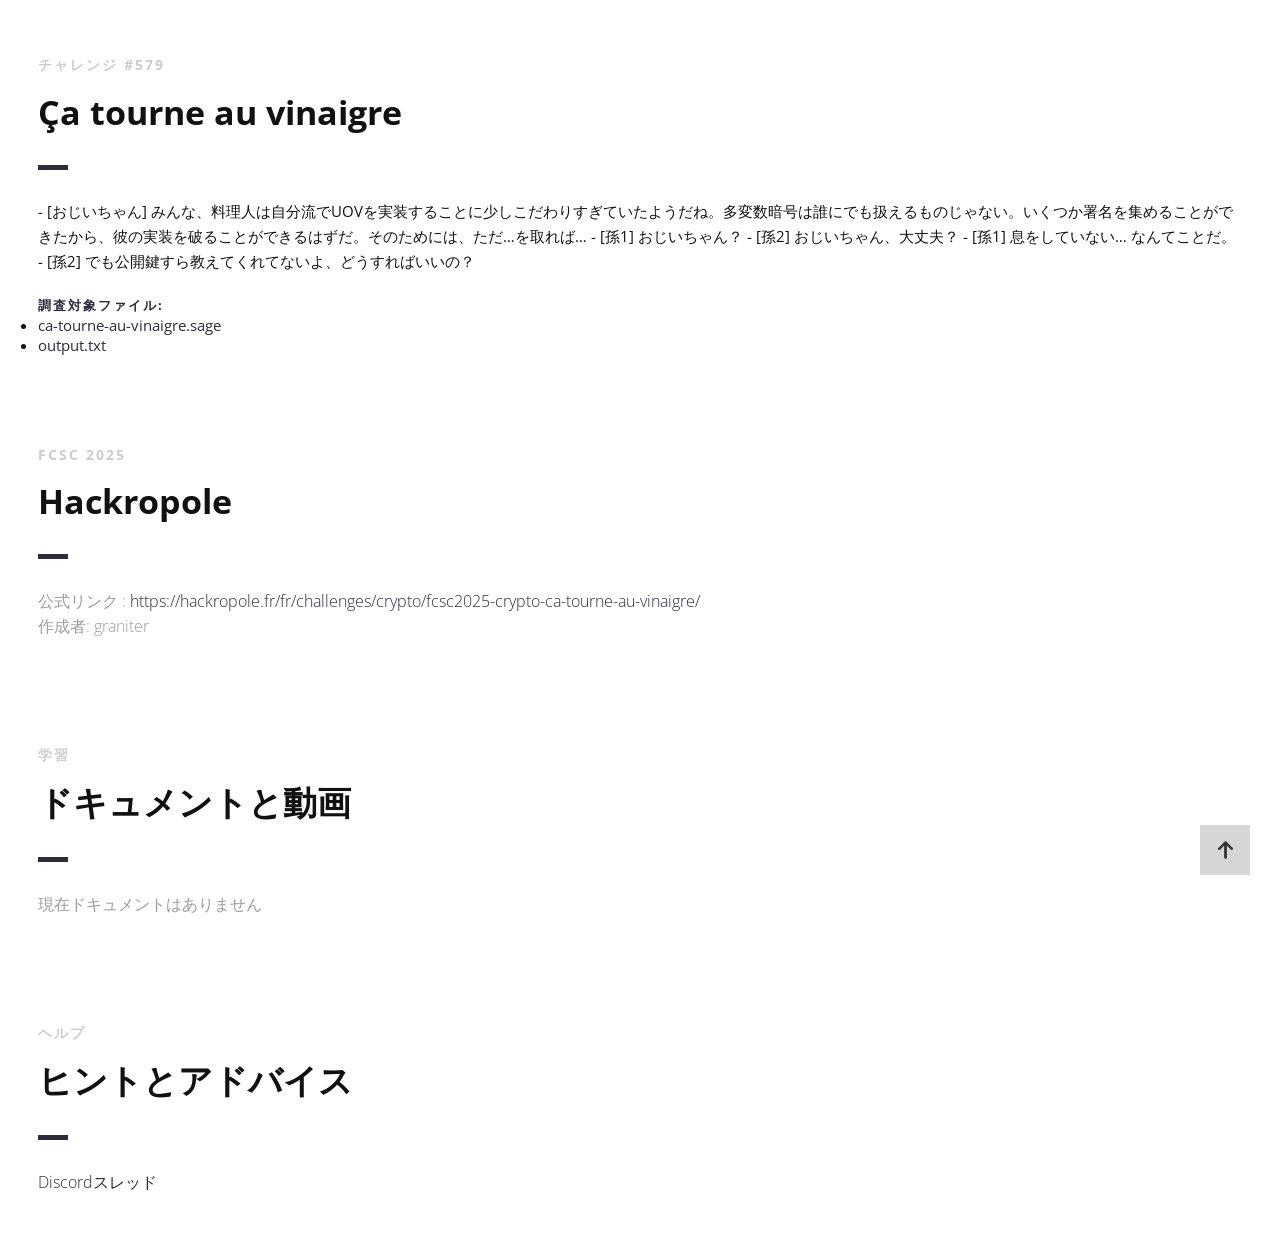
<file: presentation/index_ja.html>
<!DOCTYPE html>
<html lang="ja">

<head lang="ja">
    <meta charset="UTF-8">
    <!--Page Title-->
    <title>Hack-Oeil - CyrhadesのCTF</title>
    <!--Meta Keywords and Description-->
    <meta name="keywords" content="">
    <meta name="description" content="">
    <meta name="viewport" content="width=device-width, initial-scale=1.0, user-scalable=no" />
    <link rel="shortcut icon" href="./assets/images/favicon.ico" title="Favicon" />
    <link rel="stylesheet" href="./assets/css/style.css">
    <link href='https://fonts.googleapis.com/css?family=Open+Sans:400,300,600,700,800' rel='stylesheet' type='text/css'>
    <script src="./assets/js/highlight.min.js"></script>
    <script>
        document.addEventListener('DOMContentLoaded', () => {
            // ウィンドウがiframe内にあるか確認
            if (window.self !== window.top) {
                document.querySelectorAll('a').forEach((link) => {
                    link.addEventListener('click', (event) => {
                        const a = event.target.closest('a[href^="http"]');
                        if (a) {
                            event.preventDefault();
                            window.parent.postMessage({
                                type: "open-external",
                                url: a.href
                            }, "*");
                        }
                    });
                });
            }
            // シンタックスハイライトを有効化 :
            if (window.hljs) {
                hljs.highlightAll();
            } else {
                console.error("Highlight.js が読み込まれていません！");
            }
        });
    </script>
</head>

<body>

    <div id="wrapper">
        <!--Main Content Area-->
        <main id="content">
            <!--Ctf-->
            <section class="ctf scrollto">
                <article class="row clearfix">
                    <div class="col-1">
                        <div class="section-heading">
                            <h3>チャレンジ #579</h3>
                            <h2 class="section-title">Ça tourne au vinaigre</h2>
                            <p>
- [おじいちゃん] みんな、料理人は自分流でUOVを実装することに少しこだわりすぎていたようだね。多変数暗号は誰にでも扱えるものじゃない。いくつか署名を集めることができたから、彼の実装を破ることができるはずだ。そのためには、ただ…を取れば…
- [孫1] おじいちゃん？
- [孫2] おじいちゃん、大丈夫？
- [孫1] 息をしていない… なんてことだ。
- [孫2] でも公開鍵すら教えてくれてないよ、どうすればいいの？
                            </p>
                            <h4>調査対象ファイル:</h4>
                            <ul>
                                <li><a href="../files/ca-tourne-au-vinaigre.sage">ca-tourne-au-vinaigre.sage</a></li>
                                <li><a href="../files/output.txt">output.txt</a></li>
                            </ul>
                        </div>
                    </div>
                </article>

                <article class="row clearfix">
                    <div class="col-1">
                        <div class="section-heading">
                            <h3>FCSC 2025</h3>
                            <h2 class="section-title">Hackropole</h2>
                            <p class="section-subtitle">
                                公式リンク :
                                <a target="_blank" href="https://hackropole.fr/fr/challenges/crypto/fcsc2025-crypto-ca-tourne-au-vinaigre/">https://hackropole.fr/fr/challenges/crypto/fcsc2025-crypto-ca-tourne-au-vinaigre/</a>
                                <br />
                                作成者: graniter
                            </p>
                        </div>
                    </div>
                </article>

                <article class="row clearfix">
                    <div class="col-1">
                        <div class="section-heading">
                            <h3>学習</h3>
                            <h2 class="section-title">ドキュメントと動画</h2>
                            <p class="section-subtitle">
                                現在ドキュメントはありません
                            </p>
                        </div>
                    </div>
                </article>

                <article class="row clearfix">
                    <div class="col-1">
                        <div class="section-heading">
                            <h3>ヘルプ</h3>
                            <h2 class="section-title">ヒントとアドバイス</h2>
                            <p class="section-subtitle">
                                <a target="_blank"
                                    href="https://discord.com/channels/1175764392307077120/1175764601716092948">Discordスレッド</a>
                            </p>
                        </div>
                    </div>
                </article>
            </section>
            <!--End of Ctf-->
        </main>
        <!--End Main Content Area-->

        <a id="scrollUp" href="#wrapper" style="position: fixed; z-index: 1000;"
            aria-label="ページ上部へ戻る" title="サイトの先頭へ戻る"></a>
    </div>
</body>

</html>
</file>
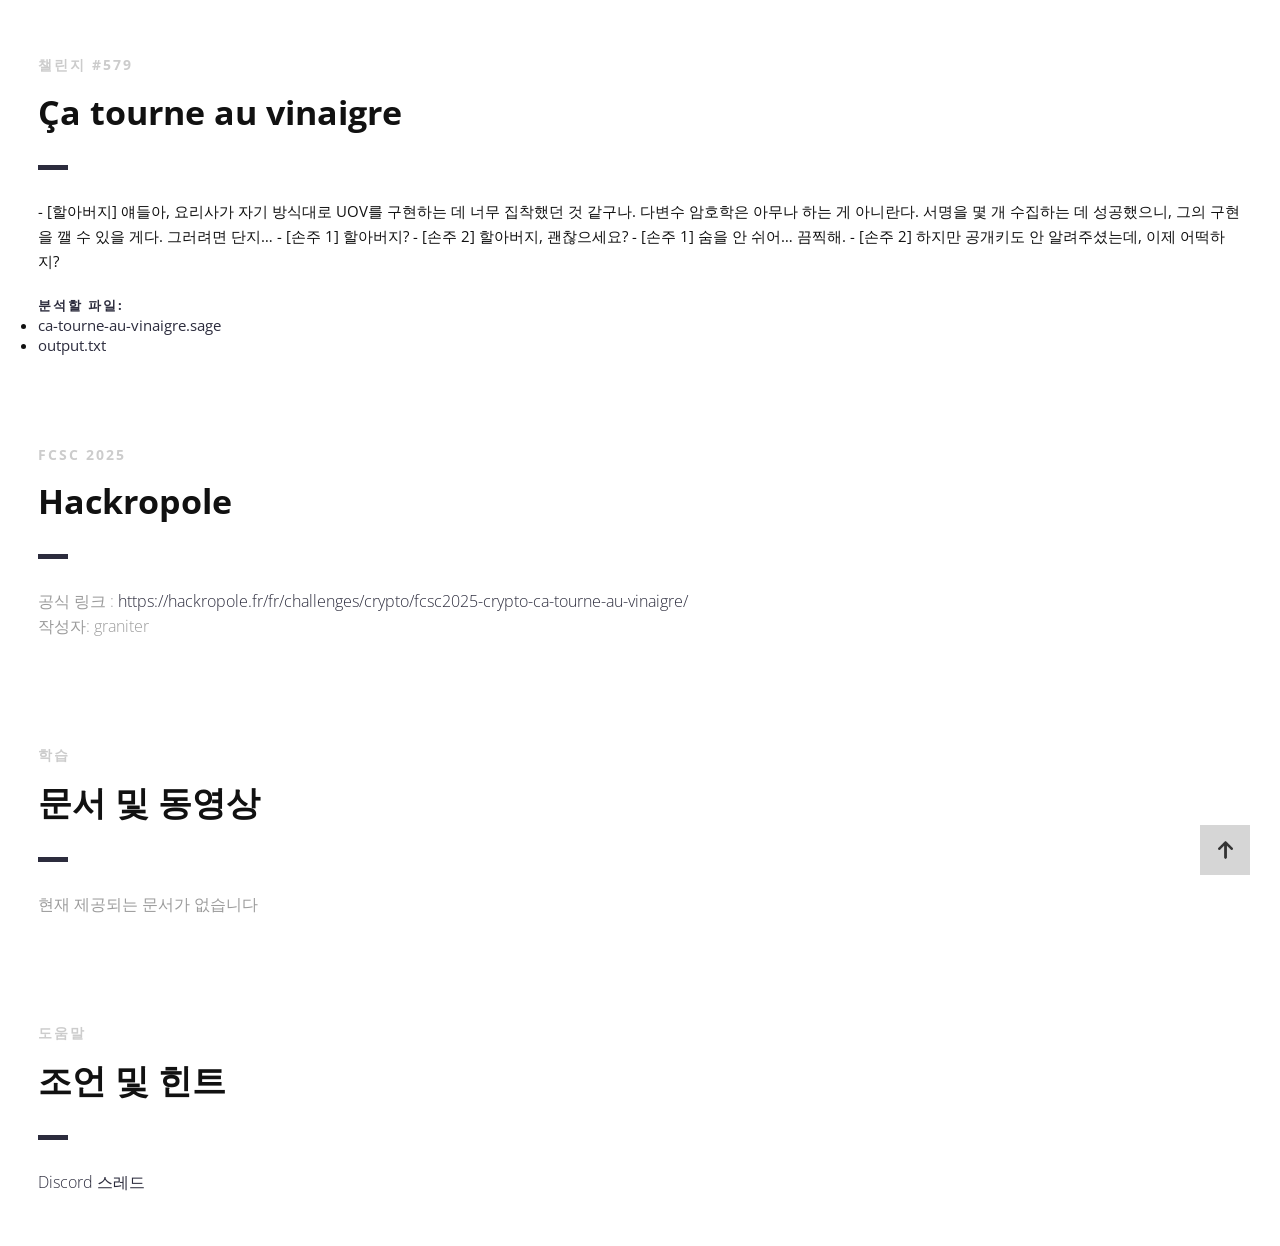
<file: presentation/index_ko.html>
<!DOCTYPE html>
<html lang="ko">

<head lang="ko">
    <meta charset="UTF-8">
    <!--Page Title-->
    <title>Hack-Oeil - Cyrhades의 CTF</title>
    <!--Meta Keywords and Description-->
    <meta name="keywords" content="">
    <meta name="description" content="">
    <meta name="viewport" content="width=device-width, initial-scale=1.0, user-scalable=no" />
    <link rel="shortcut icon" href="./assets/images/favicon.ico" title="Favicon" />
    <link rel="stylesheet" href="./assets/css/style.css">
    <link href='https://fonts.googleapis.com/css?family=Open+Sans:400,300,600,700,800' rel='stylesheet' type='text/css'>
    <script src="./assets/js/highlight.min.js"></script>
    <script>
        document.addEventListener('DOMContentLoaded', () => {
            // 창이 iframe 안에 있는지 확인
            if (window.self !== window.top) {
                document.querySelectorAll('a').forEach((link) => {
                    link.addEventListener('click', (event) => {
                        const a = event.target.closest('a[href^="http"]');
                        if (a) {
                            event.preventDefault();
                            window.parent.postMessage({
                                type: "open-external",
                                url: a.href
                            }, "*");
                        }
                    });
                });
            }
            // 구문 강조 활성화 :
            if (window.hljs) {
                hljs.highlightAll();
            } else {
                console.error("Highlight.js가 로드되지 않았습니다!");
            }
        });
    </script>
</head>

<body>

    <div id="wrapper">
        <!--Main Content Area-->
        <main id="content">
            <!--Ctf-->
            <section class="ctf scrollto">
                <article class="row clearfix">
                    <div class="col-1">
                        <div class="section-heading">
                            <h3>챌린지 #579</h3>
                            <h2 class="section-title">Ça tourne au vinaigre</h2>
                            <p>
- [할아버지] 얘들아, 요리사가 자기 방식대로 UOV를 구현하는 데 너무 집착했던 것 같구나. 다변수 암호학은 아무나 하는 게 아니란다. 서명을 몇 개 수집하는 데 성공했으니, 그의 구현을 깰 수 있을 게다. 그러려면 단지…
- [손주 1] 할아버지?
- [손주 2] 할아버지, 괜찮으세요?
- [손주 1] 숨을 안 쉬어… 끔찍해.
- [손주 2] 하지만 공개키도 안 알려주셨는데, 이제 어떡하지?
                            </p>
                            <h4>분석할 파일:</h4>
                            <ul>
                                <li><a href="../files/ca-tourne-au-vinaigre.sage">ca-tourne-au-vinaigre.sage</a></li>
                                <li><a href="../files/output.txt">output.txt</a></li>
                            </ul>
                        </div>
                    </div>
                </article>

                <article class="row clearfix">
                    <div class="col-1">
                        <div class="section-heading">
                            <h3>FCSC 2025</h3>
                            <h2 class="section-title">Hackropole</h2>
                            <p class="section-subtitle">
                                공식 링크 :
                                <a target="_blank" href="https://hackropole.fr/fr/challenges/crypto/fcsc2025-crypto-ca-tourne-au-vinaigre/">https://hackropole.fr/fr/challenges/crypto/fcsc2025-crypto-ca-tourne-au-vinaigre/</a>
                                <br />
                                작성자: graniter
                            </p>
                        </div>
                    </div>
                </article>

                <article class="row clearfix">
                    <div class="col-1">
                        <div class="section-heading">
                            <h3>학습</h3>
                            <h2 class="section-title">문서 및 동영상</h2>
                            <p class="section-subtitle">
                                현재 제공되는 문서가 없습니다
                            </p>
                        </div>
                    </div>
                </article>

                <article class="row clearfix">
                    <div class="col-1">
                        <div class="section-heading">
                            <h3>도움말</h3>
                            <h2 class="section-title">조언 및 힌트</h2>
                            <p class="section-subtitle">
                                <a target="_blank"
                                    href="https://discord.com/channels/1175764392307077120/1175764601716092948">Discord 스레드</a>
                            </p>
                        </div>
                    </div>
                </article>
            </section>
            <!--End of Ctf-->
        </main>
        <!--End Main Content Area-->

        <a id="scrollUp" href="#wrapper" style="position: fixed; z-index: 1000;"
            aria-label="맨 위로 이동" title="사이트 상단으로 이동"></a>
    </div>
</body>

</html>
</file>
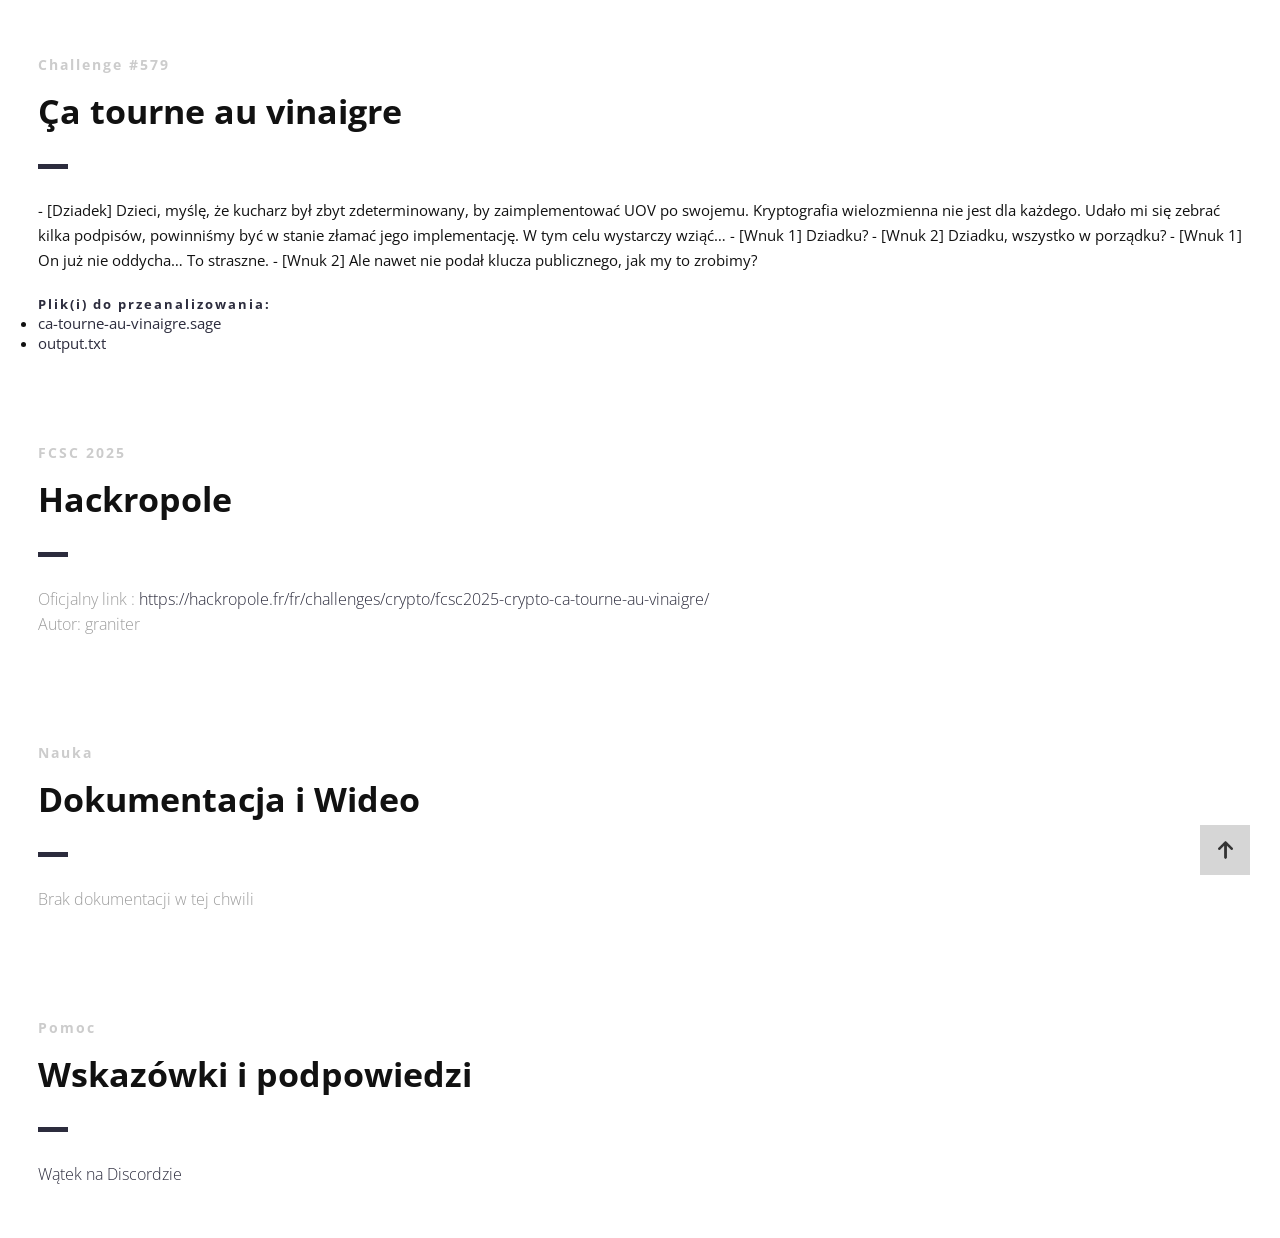
<file: presentation/index_pl.html>
<!DOCTYPE html>
<html lang="pl">

<head lang="pl">
    <meta charset="UTF-8">
    <!--Page Title-->
    <title>Hack-Oeil - CTF-y Cyrhadesa</title>
    <!--Meta Keywords and Description-->
    <meta name="keywords" content="">
    <meta name="description" content="">
    <meta name="viewport" content="width=device-width, initial-scale=1.0, user-scalable=no" />
    <link rel="shortcut icon" href="./assets/images/favicon.ico" title="Favicon" />
    <link rel="stylesheet" href="./assets/css/style.css">
    <link href='https://fonts.googleapis.com/css?family=Open+Sans:400,300,600,700,800' rel='stylesheet' type='text/css'>
    <script src="./assets/js/highlight.min.js"></script>
    <script>
        document.addEventListener('DOMContentLoaded', () => {
            // Sprawdza, czy okno znajduje się w iframe
            if (window.self !== window.top) {
                document.querySelectorAll('a').forEach((link) => {
                    link.addEventListener('click', (event) => {
                        const a = event.target.closest('a[href^="http"]');
                        if (a) {
                            event.preventDefault();
                            window.parent.postMessage({
                                type: "open-external",
                                url: a.href
                            }, "*");
                        }
                    });
                });
            }
            // Włącz podświetlanie składni :
            if (window.hljs) {
                hljs.highlightAll();
            } else {
                console.error("Highlight.js nie został załadowany!");
            }
        });
    </script>
</head>

<body>

    <div id="wrapper">
        <!--Main Content Area-->
        <main id="content">
            <!--Ctf-->
            <section class="ctf scrollto">
                <article class="row clearfix">
                    <div class="col-1">
                        <div class="section-heading">
                            <h3>Challenge #579</h3>
                            <h2 class="section-title">Ça tourne au vinaigre</h2>
                            <p>
- [Dziadek] Dzieci, myślę, że kucharz był zbyt zdeterminowany, by zaimplementować UOV po swojemu. Kryptografia wielozmienna nie jest dla każdego. Udało mi się zebrać kilka podpisów, powinniśmy być w stanie złamać jego implementację. W tym celu wystarczy wziąć…
- [Wnuk 1] Dziadku?
- [Wnuk 2] Dziadku, wszystko w porządku?
- [Wnuk 1] On już nie oddycha… To straszne.
- [Wnuk 2] Ale nawet nie podał klucza publicznego, jak my to zrobimy?
                            </p>
                            <h4>Plik(i) do przeanalizowania:</h4>
                            <ul>
                                <li><a href="../files/ca-tourne-au-vinaigre.sage">ca-tourne-au-vinaigre.sage</a></li>
                                <li><a href="../files/output.txt">output.txt</a></li>
                            </ul>
                        </div>
                    </div>
                </article>

                <article class="row clearfix">
                    <div class="col-1">
                        <div class="section-heading">
                            <h3>FCSC 2025</h3>
                            <h2 class="section-title">Hackropole</h2>
                            <p class="section-subtitle">
                                Oficjalny link :
                                <a target="_blank" href="https://hackropole.fr/fr/challenges/crypto/fcsc2025-crypto-ca-tourne-au-vinaigre/">https://hackropole.fr/fr/challenges/crypto/fcsc2025-crypto-ca-tourne-au-vinaigre/</a>
                                <br />
                                Autor: graniter
                            </p>
                        </div>
                    </div>
                </article>

                <article class="row clearfix">
                    <div class="col-1">
                        <div class="section-heading">
                            <h3>Nauka</h3>
                            <h2 class="section-title">Dokumentacja i Wideo</h2>
                            <p class="section-subtitle">
                                Brak dokumentacji w tej chwili
                            </p>
                        </div>
                    </div>
                </article>

                <article class="row clearfix">
                    <div class="col-1">
                        <div class="section-heading">
                            <h3>Pomoc</h3>
                            <h2 class="section-title">Wskazówki i podpowiedzi</h2>
                            <p class="section-subtitle">
                                <a target="_blank"
                                    href="https://discord.com/channels/1175764392307077120/1175764601716092948">Wątek na Discordzie</a>
                            </p>
                        </div>
                    </div>
                </article>
            </section>
            <!--End of Ctf-->
        </main>
        <!--End Main Content Area-->

        <a id="scrollUp" href="#wrapper" style="position: fixed; z-index: 1000;"
            aria-label="Przewiń do góry" title="Powrót na górę strony"></a>
    </div>
</body>

</html>
</file>
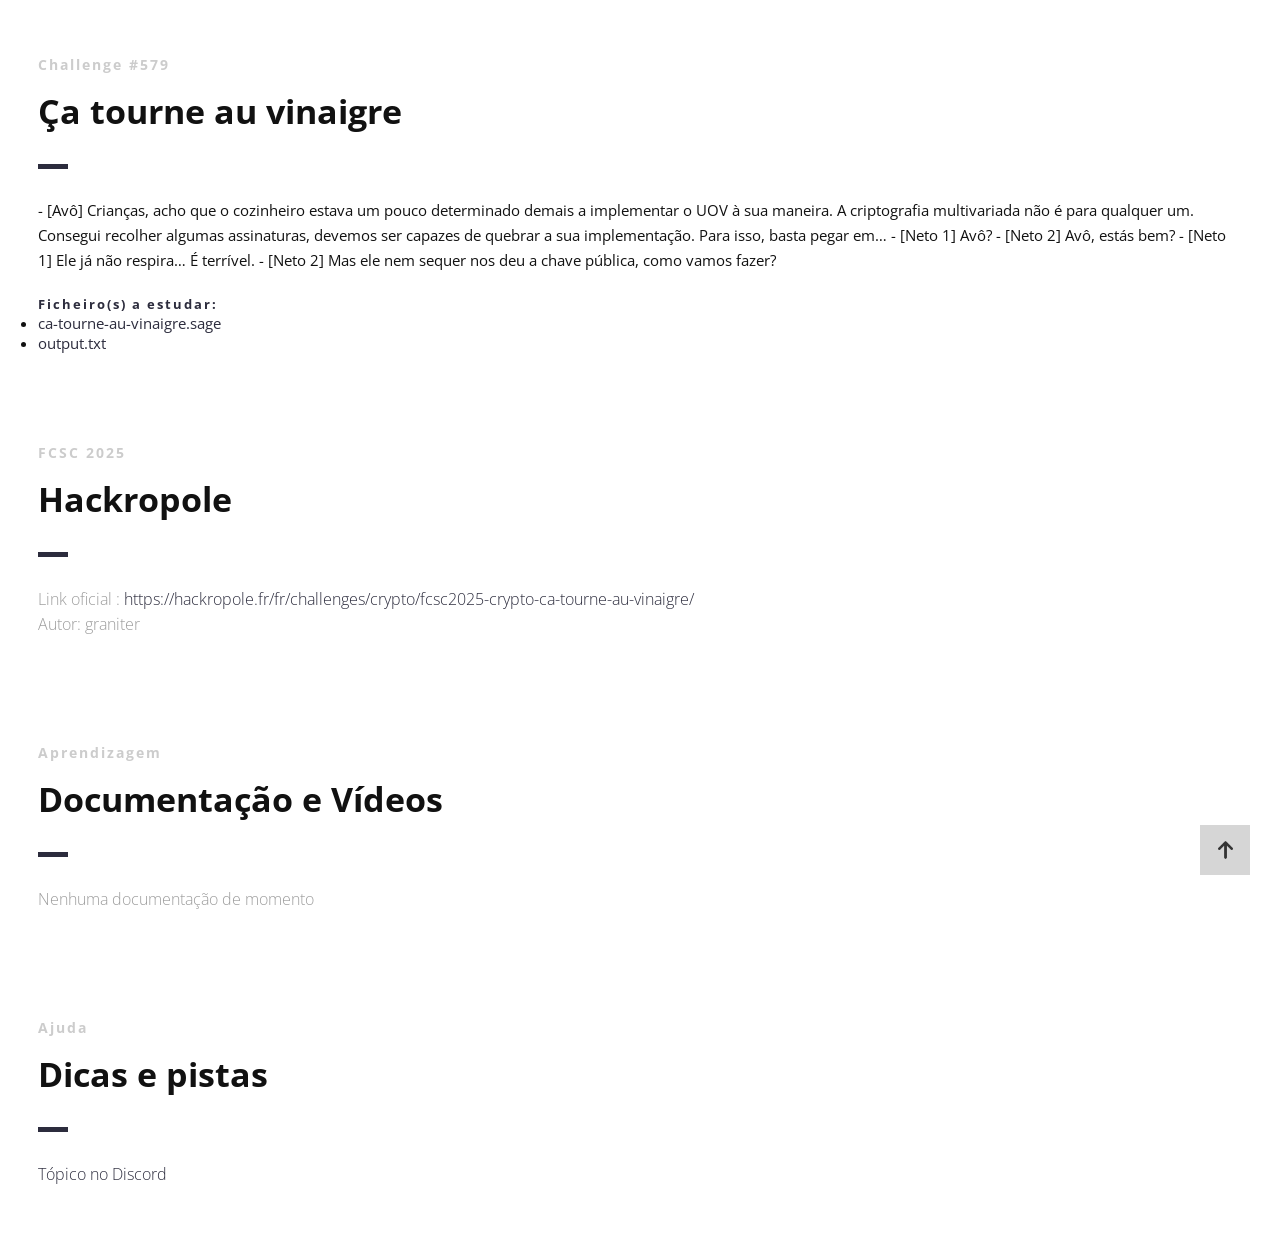
<file: presentation/index_pt.html>
<!DOCTYPE html>
<html lang="pt">

<head lang="pt">
    <meta charset="UTF-8">
    <!--Page Title-->
    <title>Hack-Oeil - Os CTFs de Cyrhades</title>
    <!--Meta Keywords and Description-->
    <meta name="keywords" content="">
    <meta name="description" content="">
    <meta name="viewport" content="width=device-width, initial-scale=1.0, user-scalable=no" />
    <link rel="shortcut icon" href="./assets/images/favicon.ico" title="Favicon" />
    <link rel="stylesheet" href="./assets/css/style.css">
    <link href='https://fonts.googleapis.com/css?family=Open+Sans:400,300,600,700,800' rel='stylesheet' type='text/css'>
    <script src="./assets/js/highlight.min.js"></script>
    <script>
        document.addEventListener('DOMContentLoaded', () => {
            // Verifica se a janela está num iframe
            if (window.self !== window.top) {
                document.querySelectorAll('a').forEach((link) => {
                    link.addEventListener('click', (event) => {
                        const a = event.target.closest('a[href^="http"]');
                        if (a) {
                            event.preventDefault();
                            window.parent.postMessage({
                                type: "open-external",
                                url: a.href
                            }, "*");
                        }
                    });
                });
            }
            // Ativa o realce de sintaxe :
            if (window.hljs) {
                hljs.highlightAll();
            } else {
                console.error("Highlight.js não carregado!");
            }
        });
    </script>
</head>

<body>

    <div id="wrapper">
        <!--Main Content Area-->
        <main id="content">
            <!--Ctf-->
            <section class="ctf scrollto">
                <article class="row clearfix">
                    <div class="col-1">
                        <div class="section-heading">
                            <h3>Challenge #579</h3>
                            <h2 class="section-title">Ça tourne au vinaigre</h2>
                            <p>
- [Avô] Crianças, acho que o cozinheiro estava um pouco determinado demais a implementar o UOV à sua maneira. A criptografia multivariada não é para qualquer um. Consegui recolher algumas assinaturas, devemos ser capazes de quebrar a sua implementação. Para isso, basta pegar em…
- [Neto 1] Avô?
- [Neto 2] Avô, estás bem?
- [Neto 1] Ele já não respira… É terrível.
- [Neto 2] Mas ele nem sequer nos deu a chave pública, como vamos fazer?
                            </p>
                            <h4>Ficheiro(s) a estudar:</h4>
                            <ul>
                                <li><a href="../files/ca-tourne-au-vinaigre.sage">ca-tourne-au-vinaigre.sage</a></li>
                                <li><a href="../files/output.txt">output.txt</a></li>
                            </ul>
                        </div>
                    </div>
                </article>

                <article class="row clearfix">
                    <div class="col-1">
                        <div class="section-heading">
                            <h3>FCSC 2025</h3>
                            <h2 class="section-title">Hackropole</h2>
                            <p class="section-subtitle">
                                Link oficial :
                                <a target="_blank" href="https://hackropole.fr/fr/challenges/crypto/fcsc2025-crypto-ca-tourne-au-vinaigre/">https://hackropole.fr/fr/challenges/crypto/fcsc2025-crypto-ca-tourne-au-vinaigre/</a>
                                <br />
                                Autor: graniter
                            </p>
                        </div>
                    </div>
                </article>

                <article class="row clearfix">
                    <div class="col-1">
                        <div class="section-heading">
                            <h3>Aprendizagem</h3>
                            <h2 class="section-title">Documentação e Vídeos</h2>
                            <p class="section-subtitle">
                                Nenhuma documentação de momento
                            </p>
                        </div>
                    </div>
                </article>

                <article class="row clearfix">
                    <div class="col-1">
                        <div class="section-heading">
                            <h3>Ajuda</h3>
                            <h2 class="section-title">Dicas e pistas</h2>
                            <p class="section-subtitle">
                                <a target="_blank"
                                    href="https://discord.com/channels/1175764392307077120/1175764601716092948">Tópico no Discord</a>
                            </p>
                        </div>
                    </div>
                </article>
            </section>
            <!--End of Ctf-->
        </main>
        <!--End Main Content Area-->

        <a id="scrollUp" href="#wrapper" style="position: fixed; z-index: 1000;"
            aria-label="Voltar ao topo da página" title="Voltar ao topo"></a>
    </div>
</body>

</html>
</file>
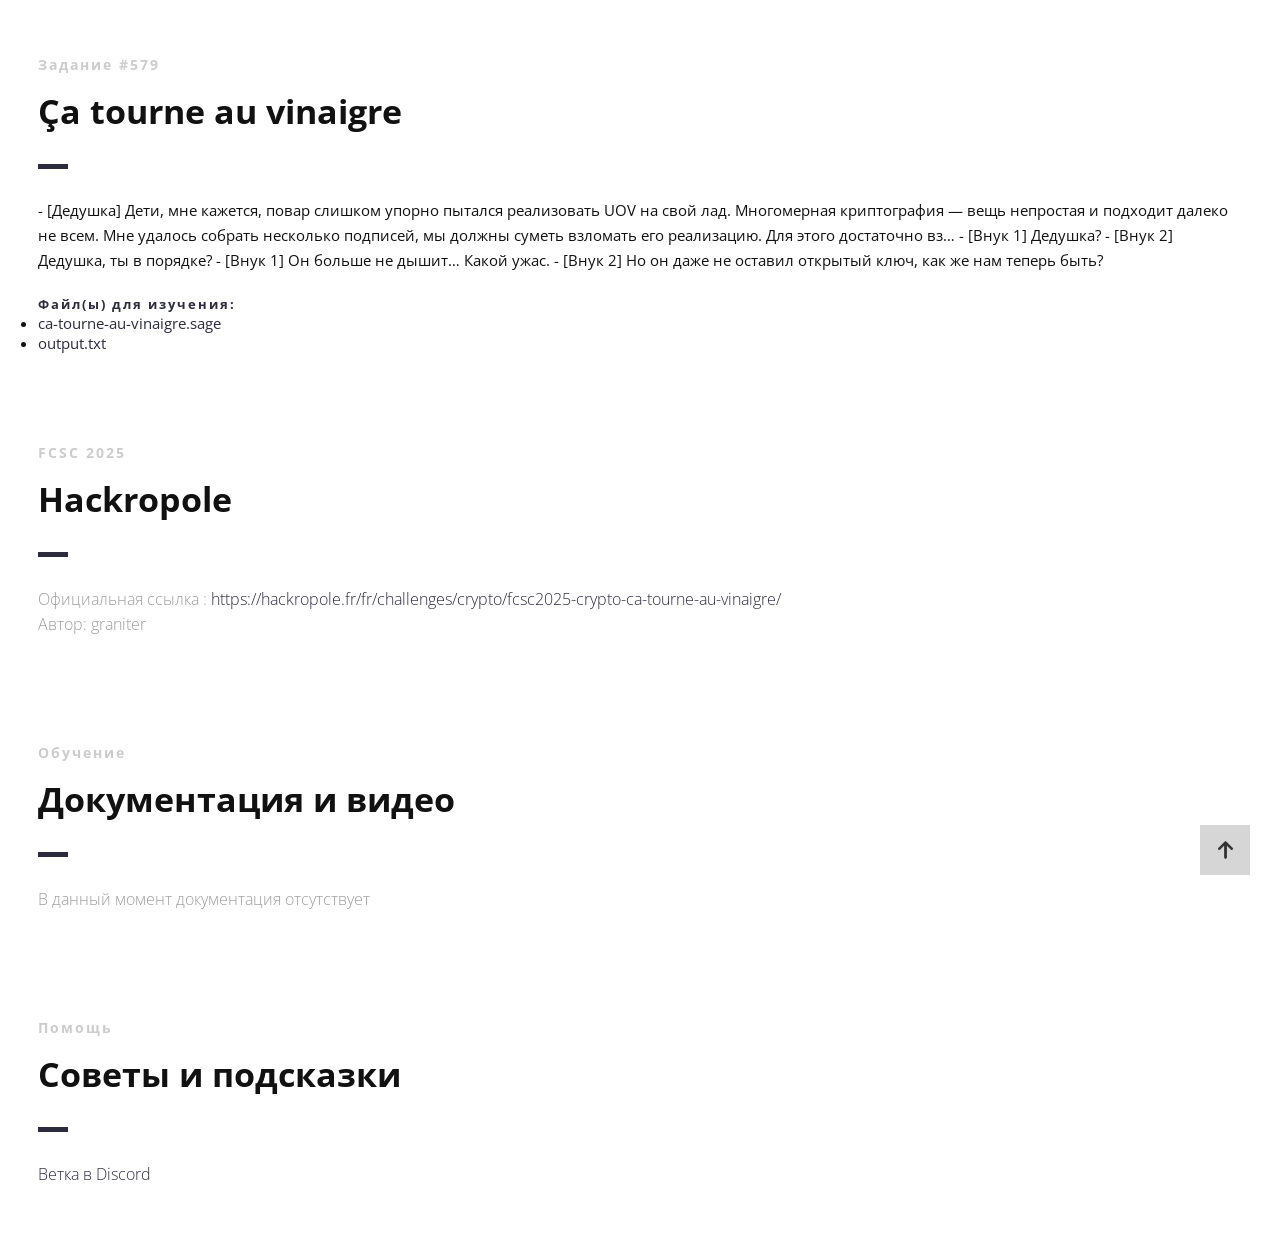
<file: presentation/index_ru.html>
<!DOCTYPE html>
<html lang="ru">

<head lang="ru">
    <meta charset="UTF-8">
    <!--Page Title-->
    <title>Hack-Oeil - CTF от Cyrhades</title>
    <!--Meta Keywords and Description-->
    <meta name="keywords" content="">
    <meta name="description" content="">
    <meta name="viewport" content="width=device-width, initial-scale=1.0, user-scalable=no" />
    <link rel="shortcut icon" href="./assets/images/favicon.ico" title="Favicon" />
    <link rel="stylesheet" href="./assets/css/style.css">
    <link href='https://fonts.googleapis.com/css?family=Open+Sans:400,300,600,700,800' rel='stylesheet' type='text/css'>
    <script src="./assets/js/highlight.min.js"></script>
    <script>
        document.addEventListener('DOMContentLoaded', () => {
            // Проверяет, находится ли окно во фрейме
            if (window.self !== window.top) {
                document.querySelectorAll('a').forEach((link) => {
                    link.addEventListener('click', (event) => {
                        const a = event.target.closest('a[href^="http"]');
                        if (a) {
                            event.preventDefault();
                            window.parent.postMessage({
                                type: "open-external",
                                url: a.href
                            }, "*");
                        }
                    });
                });
            }
            // Включает подсветку синтаксиса :
            if (window.hljs) {
                hljs.highlightAll();
            } else {
                console.error("Highlight.js не загружен!");
            }
        });
    </script>
</head>

<body>

    <div id="wrapper">
        <!--Main Content Area-->
        <main id="content">
            <!--Ctf-->
            <section class="ctf scrollto">
                <article class="row clearfix">
                    <div class="col-1">
                        <div class="section-heading">
                            <h3>Задание #579</h3>
                            <h2 class="section-title">Ça tourne au vinaigre</h2>
                            <p>
- [Дедушка] Дети, мне кажется, повар слишком упорно пытался реализовать UOV на свой лад. Многомерная криптография — вещь непростая и подходит далеко не всем. Мне удалось собрать несколько подписей, мы должны суметь взломать его реализацию. Для этого достаточно вз…
- [Внук 1] Дедушка?
- [Внук 2] Дедушка, ты в порядке?
- [Внук 1] Он больше не дышит… Какой ужас.
- [Внук 2] Но он даже не оставил открытый ключ, как же нам теперь быть?
                            </p>
                            <h4>Файл(ы) для изучения:</h4>
                            <ul>
                                <li><a href="../files/ca-tourne-au-vinaigre.sage">ca-tourne-au-vinaigre.sage</a></li>
                                <li><a href="../files/output.txt">output.txt</a></li>
                            </ul>
                        </div>
                    </div>
                </article>

                <article class="row clearfix">
                    <div class="col-1">
                        <div class="section-heading">
                            <h3>FCSC 2025</h3>
                            <h2 class="section-title">Hackropole</h2>
                            <p class="section-subtitle">
                                Официальная ссылка :
                                <a target="_blank" href="https://hackropole.fr/fr/challenges/crypto/fcsc2025-crypto-ca-tourne-au-vinaigre/">https://hackropole.fr/fr/challenges/crypto/fcsc2025-crypto-ca-tourne-au-vinaigre/</a>
                                <br />
                                Автор: graniter
                            </p>
                        </div>
                    </div>
                </article>

                <article class="row clearfix">
                    <div class="col-1">
                        <div class="section-heading">
                            <h3>Обучение</h3>
                            <h2 class="section-title">Документация и видео</h2>
                            <p class="section-subtitle">
                                В данный момент документация отсутствует
                            </p>
                        </div>
                    </div>
                </article>

                <article class="row clearfix">
                    <div class="col-1">
                        <div class="section-heading">
                            <h3>Помощь</h3>
                            <h2 class="section-title">Советы и подсказки</h2>
                            <p class="section-subtitle">
                                <a target="_blank"
                                    href="https://discord.com/channels/1175764392307077120/1175764601716092948">Ветка в Discord</a>
                            </p>
                        </div>
                    </div>
                </article>
            </section>
            <!--End of Ctf-->
        </main>
        <!--End Main Content Area-->

        <a id="scrollUp" href="#wrapper" style="position: fixed; z-index: 1000;"
            aria-label="Наверх страницы" title="Наверх сайта"></a>
    </div>
</body>

</html>
</file>
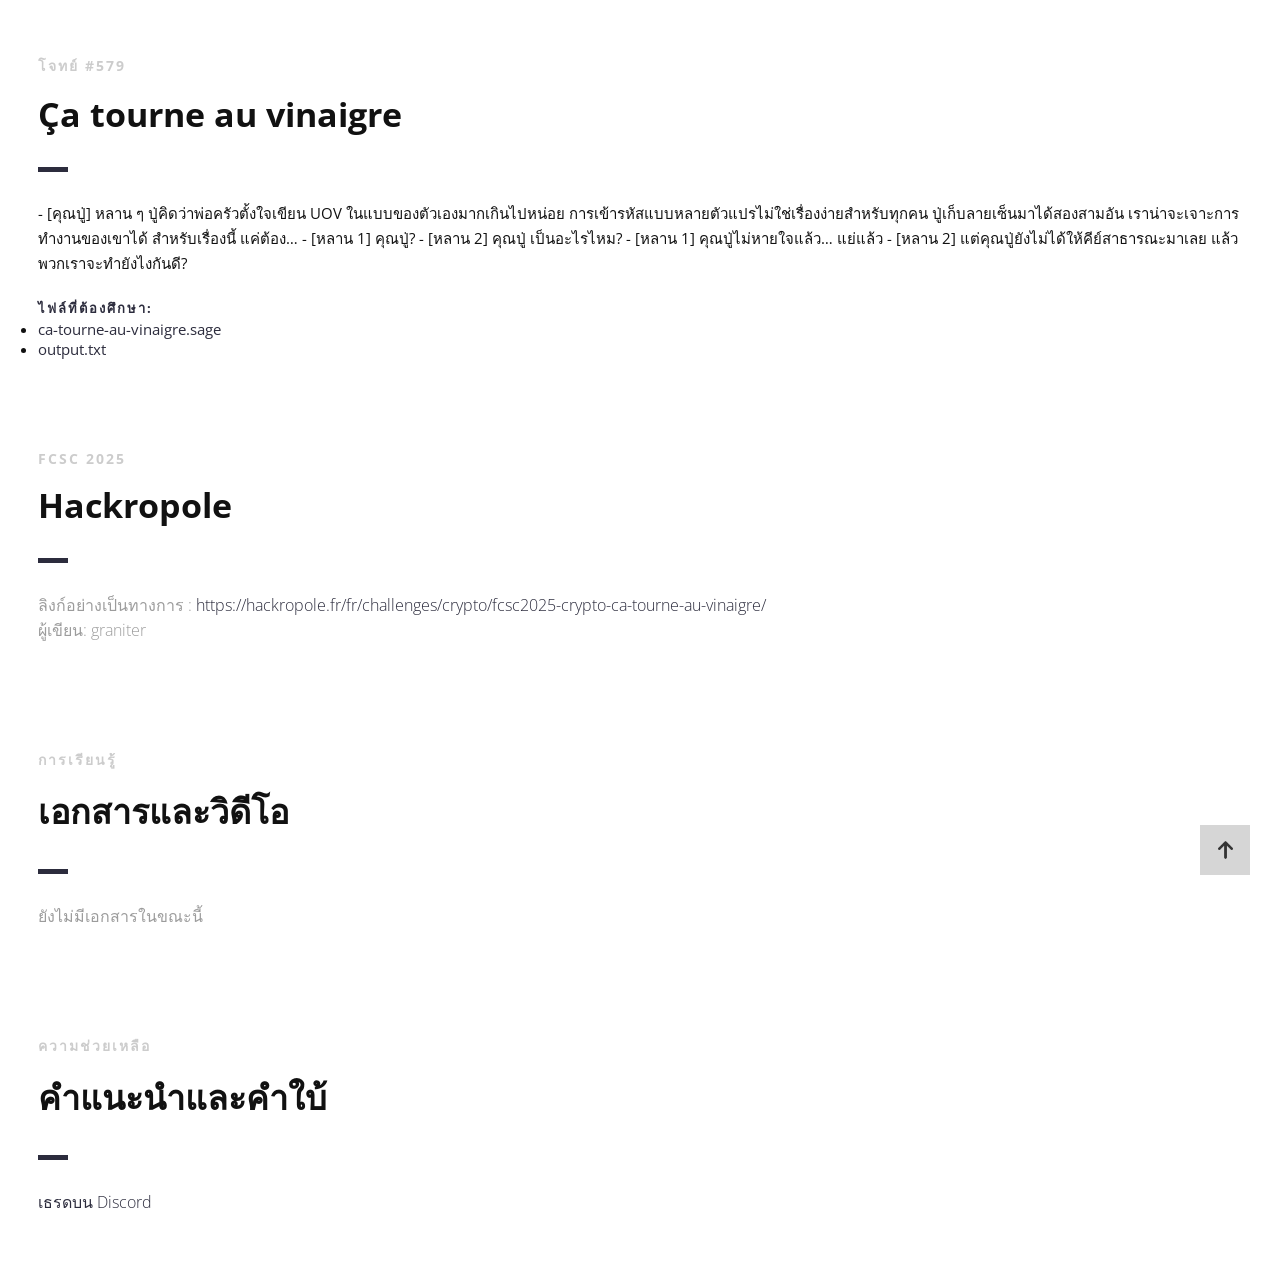
<file: presentation/index_th.html>
<!DOCTYPE html>
<html lang="th">

<head lang="th">
    <meta charset="UTF-8">
    <!--Page Title-->
    <title>Hack-Oeil - CTF ของ Cyrhades</title>
    <!--Meta Keywords and Description-->
    <meta name="keywords" content="">
    <meta name="description" content="">
    <meta name="viewport" content="width=device-width, initial-scale=1.0, user-scalable=no" />
    <link rel="shortcut icon" href="./assets/images/favicon.ico" title="Favicon" />
    <link rel="stylesheet" href="./assets/css/style.css">
    <link href='https://fonts.googleapis.com/css?family=Open+Sans:400,300,600,700,800' rel='stylesheet' type='text/css'>
    <script src="./assets/js/highlight.min.js"></script>
    <script>
        document.addEventListener('DOMContentLoaded', () => {
            // ตรวจสอบว่าหน้าต่างอยู่ใน iframe หรือไม่
            if (window.self !== window.top) {
                document.querySelectorAll('a').forEach((link) => {
                    link.addEventListener('click', (event) => {
                        const a = event.target.closest('a[href^="http"]');
                        if (a) {
                            event.preventDefault();
                            window.parent.postMessage({
                                type: "open-external",
                                url: a.href
                            }, "*");
                        }
                    });
                });
            }
            // เปิดใช้งานการเน้นไวยากรณ์โค้ด :
            if (window.hljs) {
                hljs.highlightAll();
            } else {
                console.error("Highlight.js ไม่ได้ถูกโหลด!");
            }
        });
    </script>
</head>

<body>

    <div id="wrapper">
        <!--Main Content Area-->
        <main id="content">
            <!--Ctf-->
            <section class="ctf scrollto">
                <article class="row clearfix">
                    <div class="col-1">
                        <div class="section-heading">
                            <h3>โจทย์ #579</h3>
                            <h2 class="section-title">Ça tourne au vinaigre</h2>
                            <p>
- [คุณปู่] หลาน ๆ ปู่คิดว่าพ่อครัวตั้งใจเขียน UOV ในแบบของตัวเองมากเกินไปหน่อย การเข้ารหัสแบบหลายตัวแปรไม่ใช่เรื่องง่ายสำหรับทุกคน ปู่เก็บลายเซ็นมาได้สองสามอัน เราน่าจะเจาะการทำงานของเขาได้ สำหรับเรื่องนี้ แค่ต้อง…
- [หลาน 1] คุณปู่?
- [หลาน 2] คุณปู่ เป็นอะไรไหม?
- [หลาน 1] คุณปู่ไม่หายใจแล้ว… แย่แล้ว
- [หลาน 2] แต่คุณปู่ยังไม่ได้ให้คีย์สาธารณะมาเลย แล้วพวกเราจะทำยังไงกันดี?
                            </p>
                            <h4>ไฟล์ที่ต้องศึกษา:</h4>
                            <ul>
                                <li><a href="../files/ca-tourne-au-vinaigre.sage">ca-tourne-au-vinaigre.sage</a></li>
                                <li><a href="../files/output.txt">output.txt</a></li>
                            </ul>
                        </div>
                    </div>
                </article>

                <article class="row clearfix">
                    <div class="col-1">
                        <div class="section-heading">
                            <h3>FCSC 2025</h3>
                            <h2 class="section-title">Hackropole</h2>
                            <p class="section-subtitle">
                                ลิงก์อย่างเป็นทางการ :
                                <a target="_blank" href="https://hackropole.fr/fr/challenges/crypto/fcsc2025-crypto-ca-tourne-au-vinaigre/">https://hackropole.fr/fr/challenges/crypto/fcsc2025-crypto-ca-tourne-au-vinaigre/</a>
                                <br />
                                ผู้เขียน: graniter
                            </p>
                        </div>
                    </div>
                </article>

                <article class="row clearfix">
                    <div class="col-1">
                        <div class="section-heading">
                            <h3>การเรียนรู้</h3>
                            <h2 class="section-title">เอกสารและวิดีโอ</h2>
                            <p class="section-subtitle">
                                ยังไม่มีเอกสารในขณะนี้
                            </p>
                        </div>
                    </div>
                </article>

                <article class="row clearfix">
                    <div class="col-1">
                        <div class="section-heading">
                            <h3>ความช่วยเหลือ</h3>
                            <h2 class="section-title">คำแนะนำและคำใบ้</h2>
                            <p class="section-subtitle">
                                <a target="_blank"
                                    href="https://discord.com/channels/1175764392307077120/1175764601716092948">เธรดบน Discord</a>
                            </p>
                        </div>
                    </div>
                </article>
            </section>
            <!--End of Ctf-->
        </main>
        <!--End Main Content Area-->

        <a id="scrollUp" href="#wrapper" style="position: fixed; z-index: 1000;"
            aria-label="เลื่อนขึ้นด้านบน" title="กลับไปด้านบนสุด"></a>
    </div>
</body>

</html>
</file>
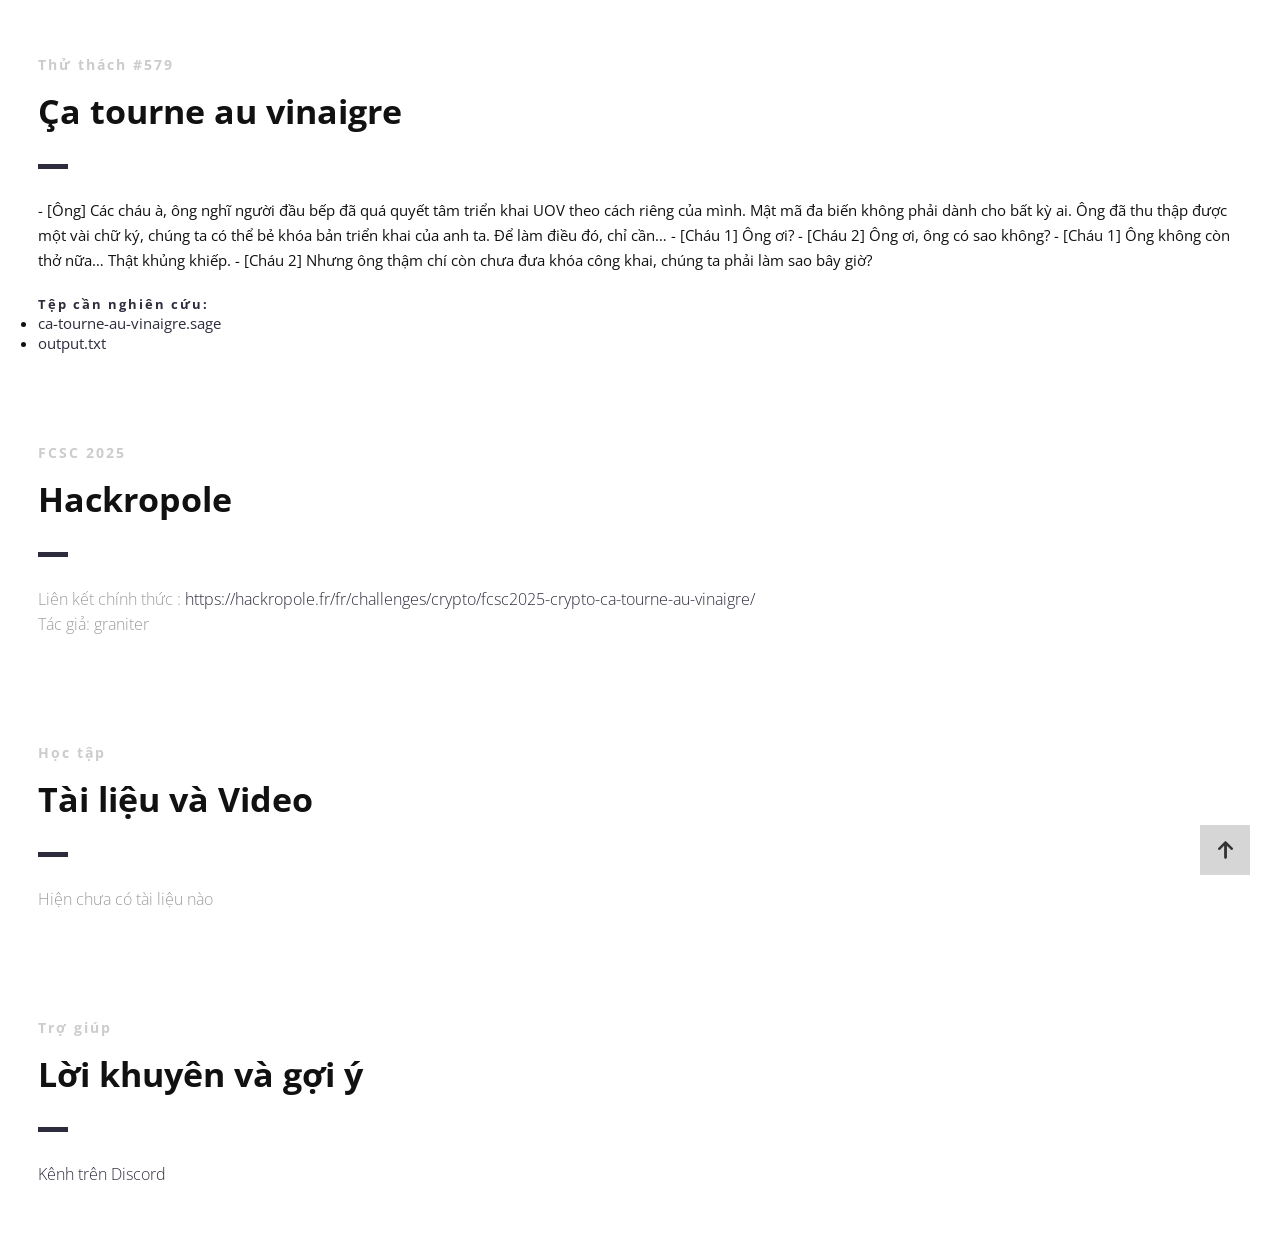
<file: presentation/index_vi.html>
<!DOCTYPE html>
<html lang="vi">

<head lang="vi">
    <meta charset="UTF-8">
    <!--Page Title-->
    <title>Hack-Oeil - Các CTF của Cyrhades</title>
    <!--Meta Keywords and Description-->
    <meta name="keywords" content="">
    <meta name="description" content="">
    <meta name="viewport" content="width=device-width, initial-scale=1.0, user-scalable=no" />
    <link rel="shortcut icon" href="./assets/images/favicon.ico" title="Favicon" />
    <link rel="stylesheet" href="./assets/css/style.css">
    <link href='https://fonts.googleapis.com/css?family=Open+Sans:400,300,600,700,800' rel='stylesheet' type='text/css'>
    <script src="./assets/js/highlight.min.js"></script>
    <script>
        document.addEventListener('DOMContentLoaded', () => {
            // Kiểm tra nếu cửa sổ nằm trong iframe
            if (window.self !== window.top) {
                document.querySelectorAll('a').forEach((link) => {
                    link.addEventListener('click', (event) => {
                        const a = event.target.closest('a[href^="http"]');
                        if (a) {
                            event.preventDefault();
                            window.parent.postMessage({
                                type: "open-external",
                                url: a.href
                            }, "*");
                        }
                    });
                });
            }
            // Kích hoạt tô sáng cú pháp :
            if (window.hljs) {
                hljs.highlightAll();
            } else {
                console.error("Highlight.js chưa được tải!");
            }
        });
    </script>
</head>

<body>

    <div id="wrapper">
        <!--Main Content Area-->
        <main id="content">
            <!--Ctf-->
            <section class="ctf scrollto">
                <article class="row clearfix">
                    <div class="col-1">
                        <div class="section-heading">
                            <h3>Thử thách #579</h3>
                            <h2 class="section-title">Ça tourne au vinaigre</h2>
                            <p>
- [Ông] Các cháu à, ông nghĩ người đầu bếp đã quá quyết tâm triển khai UOV theo cách riêng của mình. Mật mã đa biến không phải dành cho bất kỳ ai. Ông đã thu thập được một vài chữ ký, chúng ta có thể bẻ khóa bản triển khai của anh ta. Để làm điều đó, chỉ cần…
- [Cháu 1] Ông ơi?
- [Cháu 2] Ông ơi, ông có sao không?
- [Cháu 1] Ông không còn thở nữa… Thật khủng khiếp.
- [Cháu 2] Nhưng ông thậm chí còn chưa đưa khóa công khai, chúng ta phải làm sao bây giờ?
                            </p>
                            <h4>Tệp cần nghiên cứu:</h4>
                            <ul>
                                <li><a href="../files/ca-tourne-au-vinaigre.sage">ca-tourne-au-vinaigre.sage</a></li>
                                <li><a href="../files/output.txt">output.txt</a></li>
                            </ul>
                        </div>
                    </div>
                </article>

                <article class="row clearfix">
                    <div class="col-1">
                        <div class="section-heading">
                            <h3>FCSC 2025</h3>
                            <h2 class="section-title">Hackropole</h2>
                            <p class="section-subtitle">
                                Liên kết chính thức :
                                <a target="_blank" href="https://hackropole.fr/fr/challenges/crypto/fcsc2025-crypto-ca-tourne-au-vinaigre/">https://hackropole.fr/fr/challenges/crypto/fcsc2025-crypto-ca-tourne-au-vinaigre/</a>
                                <br />
                                Tác giả: graniter
                            </p>
                        </div>
                    </div>
                </article>

                <article class="row clearfix">
                    <div class="col-1">
                        <div class="section-heading">
                            <h3>Học tập</h3>
                            <h2 class="section-title">Tài liệu và Video</h2>
                            <p class="section-subtitle">
                                Hiện chưa có tài liệu nào
                            </p>
                        </div>
                    </div>
                </article>

                <article class="row clearfix">
                    <div class="col-1">
                        <div class="section-heading">
                            <h3>Trợ giúp</h3>
                            <h2 class="section-title">Lời khuyên và gợi ý</h2>
                            <p class="section-subtitle">
                                <a target="_blank"
                                    href="https://discord.com/channels/1175764392307077120/1175764601716092948">Kênh trên Discord</a>
                            </p>
                        </div>
                    </div>
                </article>
            </section>
            <!--End of Ctf-->
        </main>
        <!--End Main Content Area-->

        <a id="scrollUp" href="#wrapper" style="position: fixed; z-index: 1000;"
            aria-label="Cuộn lên đầu trang" title="Trở về đầu trang"></a>
    </div>
</body>

</html>
</file>
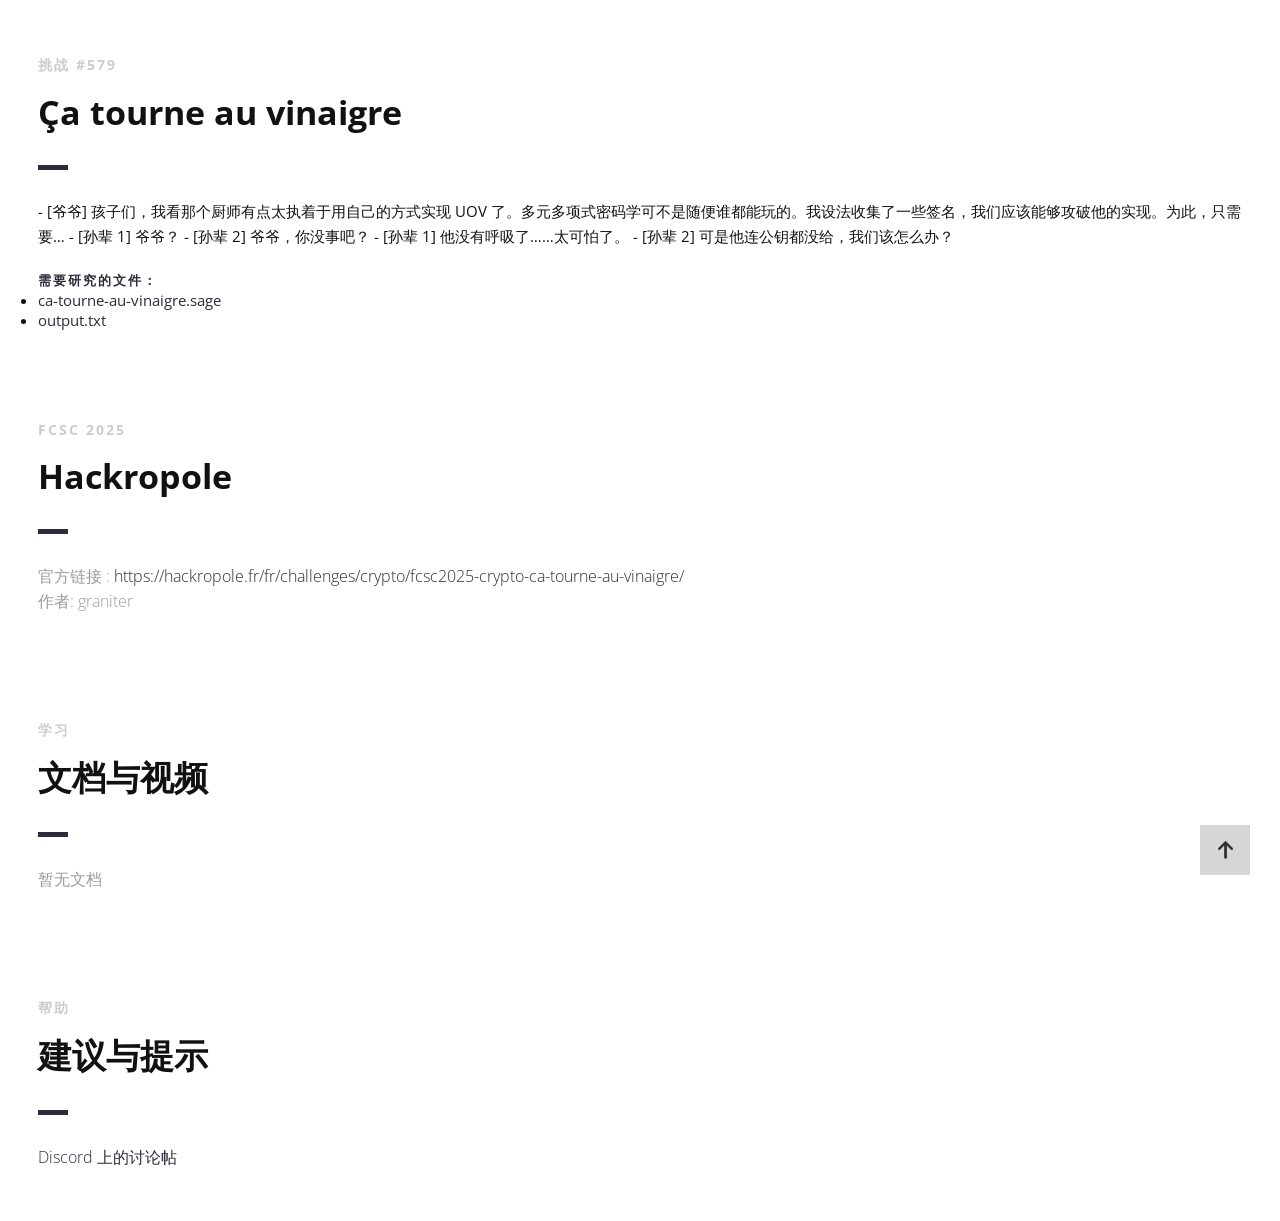
<file: presentation/index_zh.html>
<!DOCTYPE html>
<html lang="zh">

<head lang="zh">
    <meta charset="UTF-8">
    <!--Page Title-->
    <title>Hack-Oeil - Cyrhades 的 CTF</title>
    <!--Meta Keywords and Description-->
    <meta name="keywords" content="">
    <meta name="description" content="">
    <meta name="viewport" content="width=device-width, initial-scale=1.0, user-scalable=no" />
    <link rel="shortcut icon" href="./assets/images/favicon.ico" title="Favicon" />
    <link rel="stylesheet" href="./assets/css/style.css">
    <link href='https://fonts.googleapis.com/css?family=Open+Sans:400,300,600,700,800' rel='stylesheet' type='text/css'>
    <script src="./assets/js/highlight.min.js"></script>
    <script>
        document.addEventListener('DOMContentLoaded', () => {
            // 检查窗口是否在 iframe 中
            if (window.self !== window.top) {
                document.querySelectorAll('a').forEach((link) => {
                    link.addEventListener('click', (event) => {
                        const a = event.target.closest('a[href^="http"]');
                        if (a) {
                            event.preventDefault();
                            window.parent.postMessage({
                                type: "open-external",
                                url: a.href
                            }, "*");
                        }
                    });
                });
            }
            // 启用代码高亮 :
            if (window.hljs) {
                hljs.highlightAll();
            } else {
                console.error("Highlight.js 未加载！");
            }
        });
    </script>
</head>

<body>

    <div id="wrapper">
        <!--Main Content Area-->
        <main id="content">
            <!--Ctf-->
            <section class="ctf scrollto">
                <article class="row clearfix">
                    <div class="col-1">
                        <div class="section-heading">
                            <h3>挑战 #579</h3>
                            <h2 class="section-title">Ça tourne au vinaigre</h2>
                            <p>
- [爷爷] 孩子们，我看那个厨师有点太执着于用自己的方式实现 UOV 了。多元多项式密码学可不是随便谁都能玩的。我设法收集了一些签名，我们应该能够攻破他的实现。为此，只需要…
- [孙辈 1] 爷爷？
- [孙辈 2] 爷爷，你没事吧？
- [孙辈 1] 他没有呼吸了……太可怕了。
- [孙辈 2] 可是他连公钥都没给，我们该怎么办？
                            </p>
                            <h4>需要研究的文件：</h4>
                            <ul>
                                <li><a href="../files/ca-tourne-au-vinaigre.sage">ca-tourne-au-vinaigre.sage</a></li>
                                <li><a href="../files/output.txt">output.txt</a></li>
                            </ul>
                        </div>
                    </div>
                </article>

                <article class="row clearfix">
                    <div class="col-1">
                        <div class="section-heading">
                            <h3>FCSC 2025</h3>
                            <h2 class="section-title">Hackropole</h2>
                            <p class="section-subtitle">
                                官方链接 :
                                <a target="_blank" href="https://hackropole.fr/fr/challenges/crypto/fcsc2025-crypto-ca-tourne-au-vinaigre/">https://hackropole.fr/fr/challenges/crypto/fcsc2025-crypto-ca-tourne-au-vinaigre/</a>
                                <br />
                                作者: graniter
                            </p>
                        </div>
                    </div>
                </article>

                <article class="row clearfix">
                    <div class="col-1">
                        <div class="section-heading">
                            <h3>学习</h3>
                            <h2 class="section-title">文档与视频</h2>
                            <p class="section-subtitle">
                                暂无文档
                            </p>
                        </div>
                    </div>
                </article>

                <article class="row clearfix">
                    <div class="col-1">
                        <div class="section-heading">
                            <h3>帮助</h3>
                            <h2 class="section-title">建议与提示</h2>
                            <p class="section-subtitle">
                                <a target="_blank"
                                    href="https://discord.com/channels/1175764392307077120/1175764601716092948">Discord 上的讨论帖</a>
                            </p>
                        </div>
                    </div>
                </article>
            </section>
            <!--End of Ctf-->
        </main>
        <!--End Main Content Area-->

        <a id="scrollUp" href="#wrapper" style="position: fixed; z-index: 1000;"
            aria-label="回到顶部" title="返回页面顶部"></a>
    </div>
</body>

</html>
</file>
<file: presentation/assets/css/style.css>
*,
*:before,
*:after {
    -webkit-box-sizing: border-box;
    -moz-box-sizing: border-box;
    box-sizing: border-box;
}

body,
div,
dl,
dt,
dd,
ul,
ol,
li,
h1,
h2,
h3,
h4,
h5,
h6,
pre,
form,
blockquote,
th,
td {
    margin: 0;
    padding: 0;
    direction: ltr;
}

body {
    margin: 0;
    padding: 0;
    -webkit-font-smoothing: antialiased;
    overflow-x: hidden;
}

p {
    line-height: 25px;
}

code:not([class*="language"]) {
    color: #DE3384;
}

pre {
    width: 600px;
    max-width: 100%;
    overflow-x: auto;
    white-space: pre;
    background: #eee;
    padding: 10px;
    border-radius: 8px;
}

.row img {
    height: auto;
    max-width: 100%;
}

a {
    text-decoration: none;
    line-height: inherit;
    -webkit-transition: opacity 0.3s ease-out;
    -moz-transition: opacity 0.3s ease-out;
    -o-transition: opacity 0.3s ease-out;
    transition: opacity 0.3s ease-out;
}

iframe {
    border: 0 !important;
}

section {
    clear: both;
    overflow: hidden;
}

.row {
    max-width: 1245px;
    margin: 0 auto;
    padding: 25px 0 0 0;
    position: relative;
}

.no-padding-bottom .row,
.no-padding-bottom div,
.no-padding-bottom.row {
    padding-bottom: 0;
}

.no-padding-top.row,
.no-padding-top div {
    padding-top: 0;
}

.big-padding-top {
    padding-top: 75px !important;
}

.big-padding-bottom {
    padding-bottom: 85px !important;
}

[class*='col-'] {
    float: left;
    padding: 20px;
}

.clearfix:after {
    content: "";
    display: table;
    clear: both;
}

h1 {
    padding: 20px 0;
}

h2 {
    padding: 14px 0;
}

h3 {
    padding: 10px 0;
}

h4 {
    padding: 7px 0;
}

h5 {
    padding: 7px 0;
}

h6 {
    padding: 7px 0;
}

.text-left {
    text-align: left;
}

.text-center {
    text-align: center;
}

.text-right {
    text-align: right;
}

.section-heading {
    padding: 0 0 15px 0;
}

.section-subtitle {
    font-size: 18px;
    padding-top: 0;
}

.section-heading h3 {
    font-size: 14px;
    font-weight: bold;
    color: #ccc;
    letter-spacing: 2px;
    padding-bottom: 0;
}

.section-heading h4 {
    font-size: 13px;
    font-weight: bold;
    color: #2C2C3D;
    letter-spacing: 2px;
    padding-bottom: 0;
}

#scrollUp {
    bottom: 15px;
    right: 30px;
    width: 50px;
    height: 50px;
    margin-bottom: 10px;
    padding: 0 5px 20px 5px;
    background: #ccc;
    background-size: 30%;
    background-repeat: no-repeat;
    background-image: url('../images/arrow-up.png');
    background-position: center;
    -webkit-transition: margin-bottom 150ms linear;
    -moz-transition: margin-bottom 150ms linear;
    -o-transition: margin-bottom 150ms linear;
    transition: margin-bottom 150ms linear;
    opacity: 0.8;
}

#scrollUp:hover {
    margin-bottom: 25px;
}

.section-subtitle img {
    height: 32px;
    width: auto;
    vertical-align: middle;
}

.section-subtitle img.capture {
    width: 100%;
    height: auto;
    vertical-align: middle;
}

body {
    background: #fff;
}

a,
.la-ball-triangle-path {
    color: #2C2C3D;
}

a:hover,
#header.nav-solid nav a:hover {
    color: #2C2C3D;
}

.icon i {
    color: #2C2C3D;
}

#banner .section-heading:before,
.testimonial.classic footer:before {
    background: #2C2C3D;
}

.pricing-block-content:hover {
    border-color: #2C2C3D;
}

#header nav a,
#header i {
    color: #111;
}

#header.nav-solid,
#header.nav-solid a,
#header.nav-solid i,
#nav-mobile ul li a {
    color: #333;
}

#header.nav-solid .active {
    color: #2C2C3D;
    border-color: #2C2C3D;
}

.primary-color,
.featured .pricing {
    background-color: #2C2C3D;
}

.primary-color,
.primary-color .section-title,
.primary-color .section-subtitle,
.featured .pricing,
.featured .pricing p {
    color: #fff;
}

.section-heading h2:after {
    background: #2C2C3D;
    content: "";
    display: block;
    width: 30px;
    height: 5px;
    margin-top: 30px;
}

.text-center .section-heading h2:after {
    margin: 30px auto 25px auto;
}

.primary-color .icon i,
.primary-color i {
    color: #fff;
}

.secondary-color {
    background-color: #f5f5f5;
}

#banner {
    background: url("../images/banner-image-1.jpg") no-repeat center top;
    background-size: cover;
}

body {
    font-family: 'Open Sans', sans-serif, Arial, Helvetica;
    font-size: 15px;
    font-weight: normal;
    color: #111;
}

#banner h1 {
    font-family: 'Open Sans', sans-serif, Arial, Helvetica;
    font-size: 62px;
    line-height: 60px;
    font-weight: 800;
    color: #111;
}

#banner h2 {
    font-family: 'Open Sans', sans-serif, Arial, Helvetica;
    font-size: 18px;
    font-weight: 300;
    color: #111;
}

.section-title {
    font-family: 'Open Sans', sans-serif, Arial, Helvetica;
    font-size: 34px;
    font-weight: 700;
    color: #111;
}

.section-subtitle {
    font-family: 'Open Sans', sans-serif, Arial, Helvetica;
    font-size: 16px;
    font-weight: 300;
    color: #9c9c9c;
}

.testimonial q {
    font-family: 'Open Sans', sans-serif, Arial, Helvetica;
    font-size: 17px;
    font-weight: 300;
}

.testimonial.classic q,
.testimonial.classic footer {
    color: #111;
}

h1 {
    font-family: 'Open Sans', sans-serif, Arial, Helvetica;
    font-size: 40px;
    font-weight: 300;
    color: #111;
}

h2 {
    font-family: 'Open Sans', sans-serif, Arial, Helvetica;
    font-size: 34px;
    font-weight: 300;
    color: #111;
}

h3 {
    font-family: 'Open Sans', sans-serif, Arial, Helvetica;
    font-size: 30px;
    font-weight: 700;
    color: #111;
}

h4 {
    font-family: 'Open Sans', sans-serif, Arial, Helvetica;
    font-size: 18px;
    font-weight: 400;
    color: #111;
}

h5 {
    font-family: 'Open Sans', sans-serif, Arial, Helvetica;
    font-size: 16px;
    font-weight: 400;
    color: #111;
}

h6 {
    font-family: 'Open Sans', sans-serif, Arial, Helvetica;
    font-size: 14px;
    font-weight: 400;
    color: #111;
}

.button,
input[type="submit"] {
    font-family: 'Open Sans', sans-serif, Arial, Helvetica;
    font-size: 14px;
    font-weight: bold;
    color: #111;
}

.button,
input[type="submit"] {
    border-color: #111;
}

.button:hover,
input[type="submit"]:hover {
    border-color: #2C2C3D;
    color: #2C2C3D;
}

#banner .button {
    font-family: 'Open Sans', sans-serif, Arial, Helvetica;
    font-size: 16px;
    color: #111;
}

#banner .button {
    border-color: #111;
}

#banner .button:hover {
    color: #2C2C3D;
    border-color: #2C2C3D;
}

#landing-footer,
#landing-footer p,
#landing-footer a {
    font-family: 'Open Sans', sans-serif, Arial, Helvetica;
    font-size: 12px;
    font-weight: normal;
    color: #999;
}

#landing-footer i {
    color: #999;
}

/* RTL Support for Arabic */
html[dir="rtl"] body,
html[dir="rtl"] div,
html[dir="rtl"] dl,
html[dir="rtl"] dt,
html[dir="rtl"] dd,
html[dir="rtl"] ul,
html[dir="rtl"] ol,
html[dir="rtl"] li,
html[dir="rtl"] h1,
html[dir="rtl"] h2,
html[dir="rtl"] h3,
html[dir="rtl"] h4,
html[dir="rtl"] h5,
html[dir="rtl"] h6,
html[dir="rtl"] pre,
html[dir="rtl"] form,
html[dir="rtl"] blockquote,
html[dir="rtl"] th,
html[dir="rtl"] td {
    direction: rtl !important;
    text-align: right !important;
}

html[dir="rtl"] [class*='col-'] {
    float: right;
}
</file>
